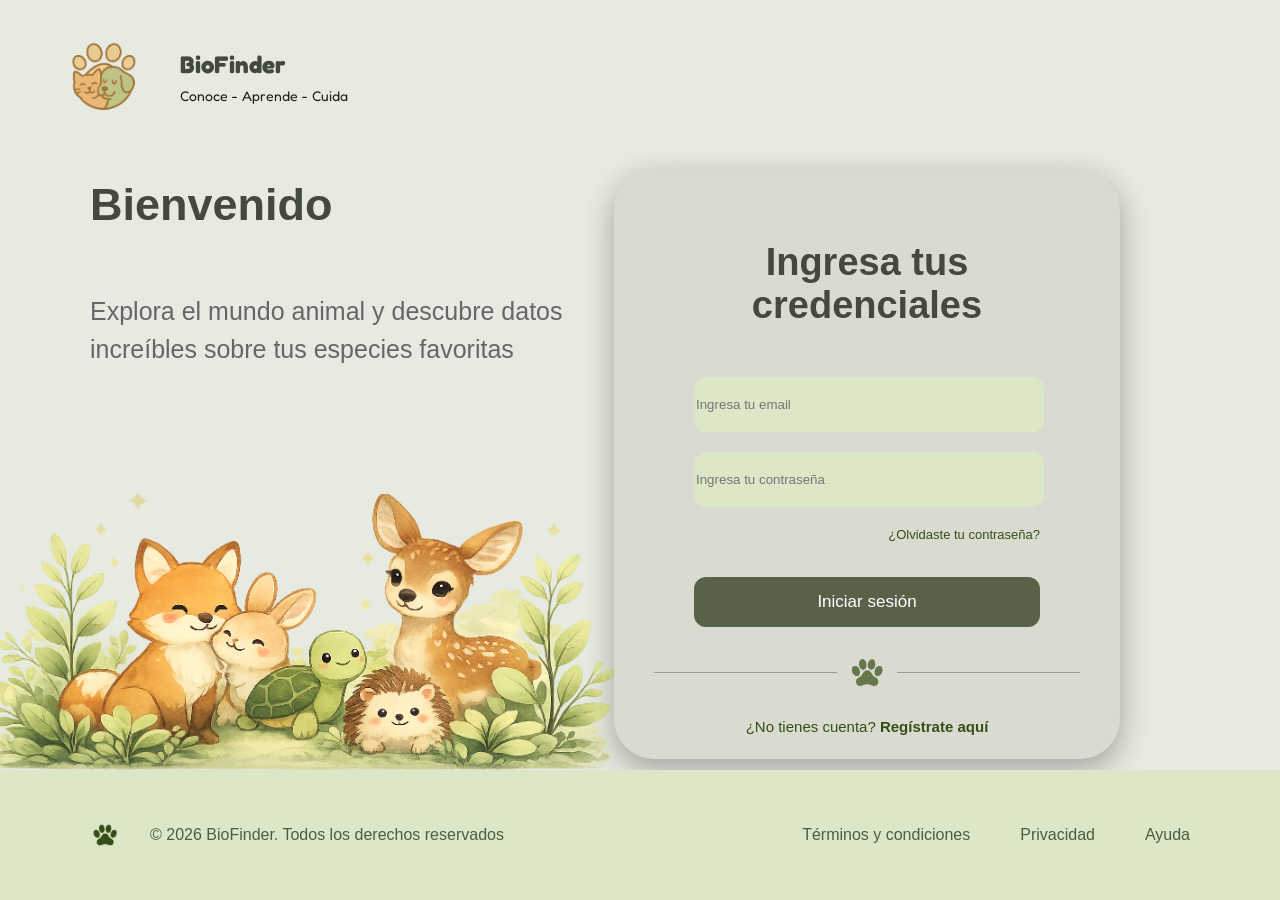
<file: BioFinderWeb/Index.html>
<!DOCTYPE html>
<html lang="es">

    <head>
        <meta charset="UTF-8">
        <meta name="viewport" content="width=device-width, initial-scale=1.0">
        <title>BioFinder</title>
        <link href="https://fonts.googleapis.com/css2?family=Fredoka:wght@400;600&family=Montserrat:wght@400;700&family=Nunito:wght@400;700&family=Open+Sans:wght@400;700&family=Poppins:wght@400;700&family=Quicksand:wght@400;700&display=swap" rel="stylesheet">
        <link rel="stylesheet" href="estilo.css">
    </head>
    
    <body>
        
        <header class="headerIndex">
            
            <div class="logoContainer">
                <img src="Multimedia/logo.png" alt="Logo BioFinder" class="logoImage">
            </div>

            <div class="appTitleHeader">
                <h1 class="appTitleHeader">BioFinder</h1>
                <span class="appSubtitleHeader">Conoce - Aprende - Cuida</span>
            </div>
        
        </header>

        <main class="bodyIndex">
            
            <section class="welcomeSection">
                <h1 class="welcomeTitle">Bienvenido</h1>
                <p class="welcomeSubtext">
                    Explora el mundo animal y descubre datos increíbles sobre tus especies favoritas
                </p>
                <div class="containerImageWelcomeSection">
                    <img src="Multimedia/animales.png" alt="Ilustración de animales" class="imageWelcomeSection">
                </div>
            </section>

        <section class="loginSection">
            <div class="cardIndex">
                <h2 class="loginTitle">Ingresa tus credenciales</h2>
                
                <form class="loginForm">
                    <input type="email" placeholder="Ingresa tu email" class="loginInput" id="logEmail">
                    <input type="password" placeholder="Ingresa tu contraseña" class="loginInput" id="logPassword">
                    <a href="#" class="forgotPassword">¿Olvidaste tu contraseña?</a>
                    
                    <button type="submit" id="loginButton">Iniciar sesión</button>
                </form>

                <div class="divider">
                    <hr>
                        <img src="Multimedia/Icons/footprint.png" alt="huella" class="dividerIcon">
                    <hr>
                </div>

                <div class="registerText">
                    <span>¿No tienes cuenta?</span>
                    <a href="Documentos/Registro.html" class="registerLink">Regístrate aquí</a>
                </div>
            </div>
        </section>
        </main>

        <footer class="footer">

            <div class="footerLeftSide">
                <img src="Multimedia/Icons/footprint.png" alt="Icono" class="footerIcon">
                <p>&copy; 2026 BioFinder. Todos los derechos reservados</p>
            </div>
            
            <div class="footerRightSide">
                <p>Términos y condiciones</p>
                <p>Privacidad</p>
                <p>Ayuda</p>
            </div>
        
        </footer>

        <script src="JavaScript/Login.js"></script>
    
    </body>

</html>
</file>
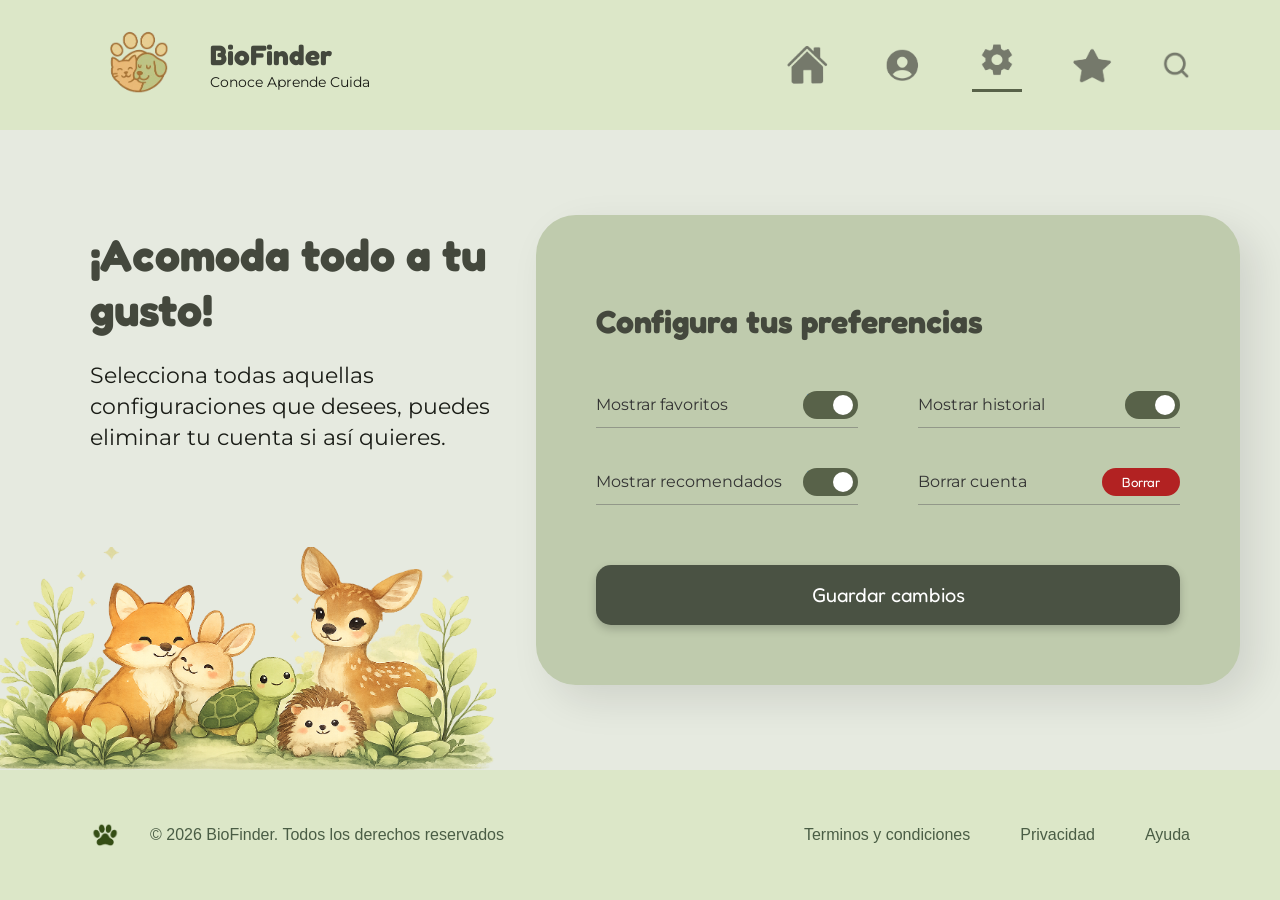
<file: BioFinderWeb/Documentos/Ajustes.html>
<!DOCTYPE html>
<html lang="es">
<head>
    <meta charset="UTF-8">
    <meta name="viewport" content="width=device-width, initial-scale=1.0">
    <title>BioFinder - Ajustes</title>
        <link href="https://fonts.googleapis.com/css2?family=Fredoka:wght@400;600&family=Montserrat:wght@400;700&family=Nunito:wght@400;700&family=Open+Sans:wght@400;700&family=Poppins:wght@400;700&family=Quicksand:wght@400;700&display=swap" rel="stylesheet">
    <link rel="stylesheet" href="../estilo.css">
</head>
<body>

    <header class="header1Navigation">
        
        <div class="header1SectionLogoTitle">
            <div class="header1LogoContainer">
                <img src="../Multimedia/logo.png" alt="Logo" class="header1LogoImage">
            </div>
            <div class="header1TextContainer">
                <h1 class="header1AppTitle">BioFinder</h1>
                <span class="header1AppSubtitle">Conoce Aprende Cuida</span>
            </div>
        </div>

        <nav class="header1SectionNav">
            <ul class="header1IconList">
                <li class="header1IconItem">
                    <a href="Home.html" class="header1IconLink">
                        <img src="../Multimedia/Icons/homeIcon.png" alt="Inicio" class="header1NavIcon">
                    </a>
                </li>
                <li class="header1IconItem">
                    <a href="Perfil.html" class="header1IconLink">
                        <img src="../Multimedia/Icons/perfil.png" alt="Perfil" class="header1NavIcon">
                    </a>
                </li>
                <li class="header1IconItem">
                    <a href="Ajustes.html" class="header1IconLink activePage1">
                        <img src="../Multimedia/Icons/settingsIcon.png" alt="Ajustes" class="header1NavIcon">
                    </a>
                </li>
                <li class="header1IconItem" id="navFavorites">
                    <a href="Favorites.html" class="header1IconLink">
                        <img src="../Multimedia/Icons/favoritesIcon.png" alt="Favoritos" class="header1NavIcon">
                    </a>
                </li>
                <li class="header1IconItemSearch" id="navHistorial">
                    <a href="Historial.html" class="header1IconLink">
                        <img src="../Multimedia/Icons/historialIcon.png" alt="Historial" class="header1NavIconSearch">
                    </a>
                </li>
            </ul>
        </nav>

    </header>

    <main class="SettingsContainer">
    <section class="welcomeSettingsSection">
        <div class="textSettingsBox">
            <h1 class="welcomeSettingsTitle">¡Acomoda todo a tu gusto!</h1>
            <p class="welcomeSettingsSubtext">
                Selecciona todas aquellas configuraciones que desees, puedes eliminar tu cuenta si así quieres.
            </p>
        </div>
        <div class="imageSettingsContainer">
            <img src="../Multimedia/animales.png" alt="Ilustración animales" class="imageSettingsWelcome">
        </div>
    </section>

    <section class="configSettingsSection">
        <div class="cardSettingsConfig">
            <h2 class="configSettingsTitle">Configura tus preferencias</h2>

            <div class="configSettingsOptionsGrid">
            <div class="configSettingsItem">
                <div class="configSettingsRow">
                    <span class="configSettingsLabel">Mostrar favoritos</span>
                    <label class="switchSettings">
                        <input type="checkbox" id="checkFavs"> 
                        <span class="sliderSettings"></span>
                    </label>
                </div>
                <div class="configSettingsUnderline"></div>
            </div>

            <div class="configSettingsItem">
                <div class="configSettingsRow">
                    <span class="configSettingsLabel">Mostrar historial</span>
                    <label class="switchSettings">
                        <input type="checkbox" id="checkHistorial">
                        <span class="sliderSettings"></span>
                    </label>
                </div>
                <div class="configSettingsUnderline"></div>
            </div>
                <div class="configSettingsItem">
                    <div class="configSettingsRow">
                        <span class="configSettingsLabel">Mostrar recomendados</span>
                        <label class="switchSettings">
                            <input type="checkbox" id="checkRecomendados">
                            <span class="sliderSettings"></span>
                        </label>
                    </div>
                    <div class="configSettingsUnderline"></div>
                </div>

                <div class="configSettingsItem">
                    <div class="configSettingsRow">
                        <span class="configSettingsLabel">Borrar cuenta</span>
                        <button class="buttonSettingsDelete">Borrar</button>
                    </div>
                    <div class="configSettingsUnderline"></div>
                </div>
            </div>

            <button class="buttonSettingsSave">Guardar cambios</button>
            </div>
        </section>
    </main>

    <footer class="footer">
        <div class="footerLeftSide">
            <img src="../Multimedia/Icons/footprint.png" alt="Icono" class="footerIcon">
            <p>&copy; 2026 BioFinder. Todos los derechos reservados</p>
        </div>
        <div class="footerRightSide">
            <p>Terminos y condiciones</p>
            <p>Privacidad</p>
            <p>Ayuda</p>
        </div>
    </footer>

    <script src="../JavaScript/Ajustes.js"></script>
    <script src="../JavaScript/Global.js"></script>
</body>
</html>
</file>
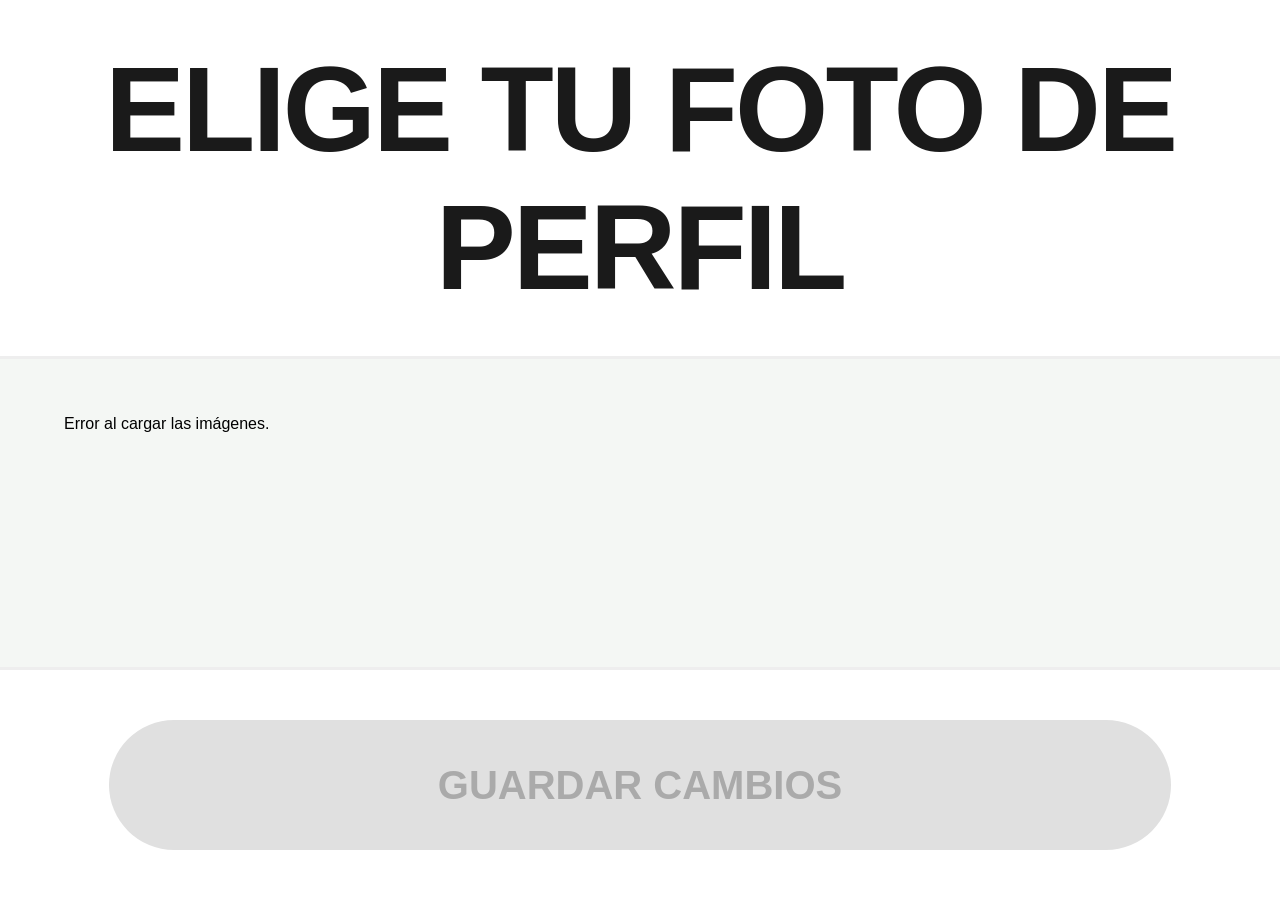
<file: BioFinderWeb/Documentos/CambiarFoto.html>
<!DOCTYPE html>
<html lang="es">
<head>
    <meta charset="UTF-8">
    <title>BioFinder - Elegir Foto</title>
    <link rel="stylesheet" href="../estilo.css">
</head>
<body class="bodyCambiarFoto">
    <div class="cajaFoto">
        <header class="headerFoto">
            <h1 class="tituloCambiarFoto">Elige tu foto de perfil</h1>
        </header>

        <main id="gridAnimalesCambiarFoto" class="gridCambiarFoto">
            <div class="loader" id="loader"></div>
        </main>

        <footer class="footerBotonCambiarFoto">
            <button id="botonCambiarFoto" class="botonGuardarFoto" disabled>
                GUARDAR CAMBIOS
            </button>
        </footer>
    </div>
    <script src="../JavaScript/CambiarFoto.js"></script>
</body>
</html>
</file>
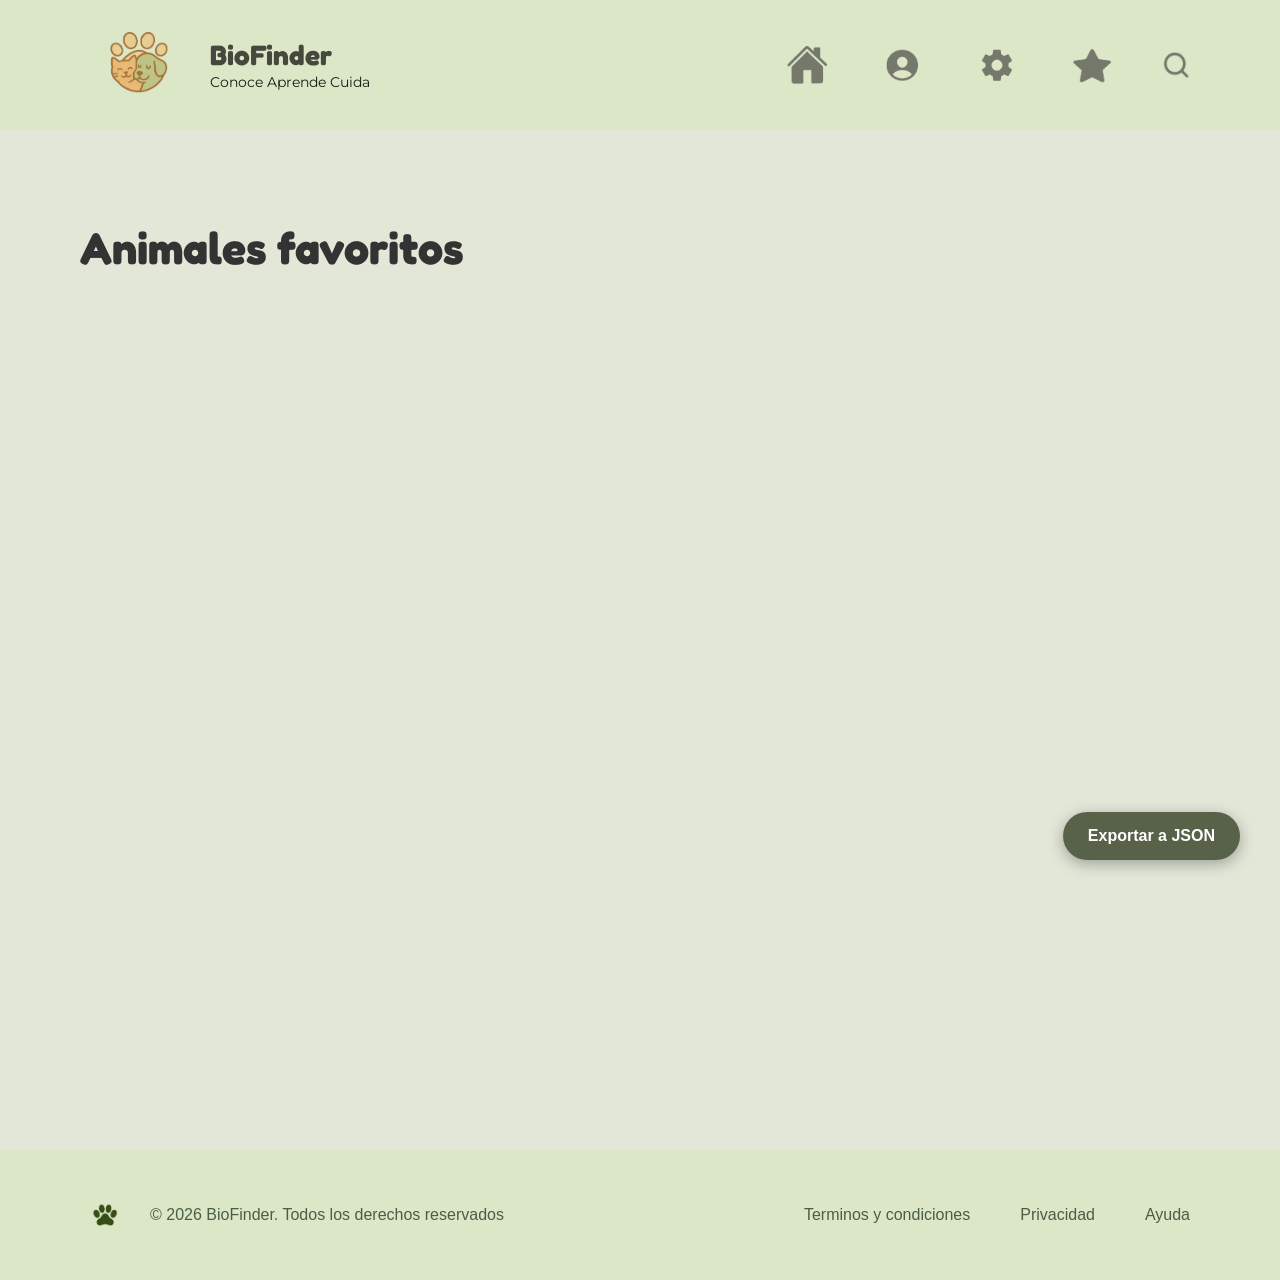
<file: BioFinderWeb/Documentos/Favorites.html>
<!DOCTYPE html>
<html lang="es">
<head>
    <meta charset="UTF-8">
    <meta name="viewport" content="width=device-width, initial-scale=1.0">
    <title>BioFinder - Favoritos</title>
        <link href="https://fonts.googleapis.com/css2?family=Fredoka:wght@400;600&family=Montserrat:wght@400;700&family=Nunito:wght@400;700&family=Open+Sans:wght@400;700&family=Poppins:wght@400;700&family=Quicksand:wght@400;700&display=swap" rel="stylesheet">
    <link rel="stylesheet" href="../estilo.css">
</head>
<body>

    <header class="header1Navigation">
        
        <div class="header1SectionLogoTitle">
            <div class="header1LogoContainer">
                <img src="../Multimedia/logo.png" alt="Logo" class="header1LogoImage">
            </div>
            <div class="header1TextContainer">
                <h1 class="header1AppTitle">BioFinder</h1>
                <span class="header1AppSubtitle">Conoce Aprende Cuida</span>
            </div>
        </div>

        <nav class="header1SectionNav">
            <ul class="header1IconList">
                <li class="header1IconItem">
                    <a href="Home.html" class="header1IconLink">
                        <img src="../Multimedia/Icons/homeIcon.png" alt="Inicio" class="header1NavIcon">
                    </a>
                </li>
                <li class="header1IconItem">
                    <a href="Perfil.html" class="header1IconLink">
                        <img src="../Multimedia/Icons/perfil.png" alt="Perfil" class="header1NavIcon">
                    </a>
                </li>
                <li class="header1IconItem">
                    <a href="Ajustes.html" class="header1IconLink">
                        <img src="../Multimedia/Icons/settingsIcon.png" alt="Ajustes" class="header1NavIcon">
                    </a>
                </li>
                <li class="header1IconItem activePage1">
                    <a href="Favorites.html" class="header1IconLink">
                        <img src="../Multimedia/Icons/favoritesIcon.png" alt="Favoritos" class="header1NavIcon">
                    </a>
                </li>
                <li class="header1IconItemSearch">
                    <a href="Historial.html" class="header1IconLink">
                        <img src="../Multimedia/Icons/historialIcon.png" alt="Historial" class="header1NavIconSearch">
                    </a>
                </li>
            </ul>
        </nav>

    </header>

    <main class="favoritosBox">
        <h1 class="favoritosTitle">Animales favoritos</h1>

        <section class="favoritosGrid" id="favoritesGrid">

        </section>

        <button id="btnExportarJSON" class="btnExportarFloating">
            Exportar a JSON 
        </button>
    </main>

    <footer class="footer">
        <div class="footerLeftSide">
            <img src="../Multimedia/Icons/footprint.png" alt="Icono" class="footerIcon">
            <p>&copy; 2026 BioFinder. Todos los derechos reservados</p>
        </div>
        <div class="footerRightSide">
            <p>Terminos y condiciones</p>
            <p>Privacidad</p>
            <p>Ayuda</p>
        </div>
    </footer>

    <script src="../JavaScript/Global.js"></script>
    <script src="../JavaScript/Favoritos.js"></script>

</body>
</html>
</file>
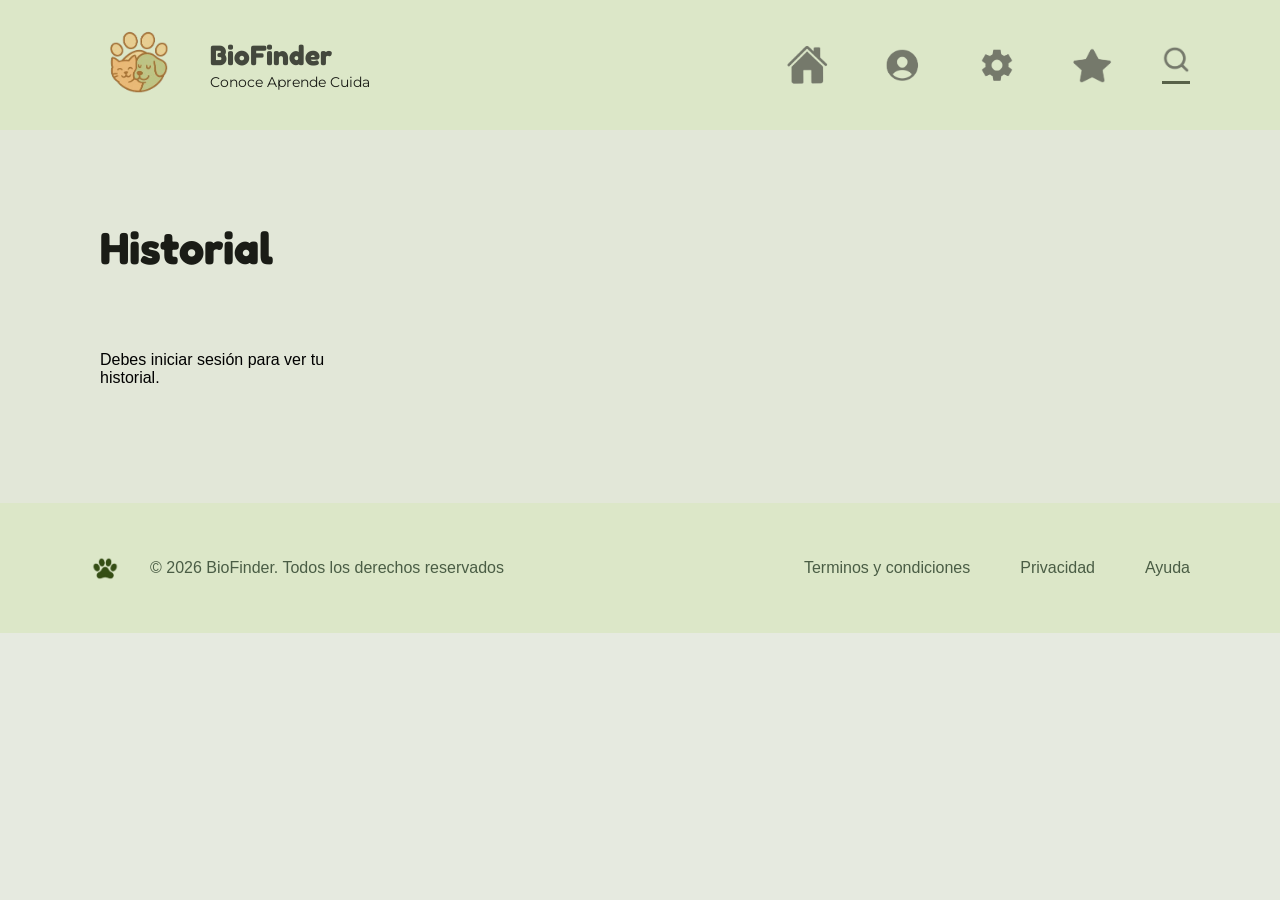
<file: BioFinderWeb/Documentos/Historial.html>
<!DOCTYPE html>
<html lang="es">
<head>
    <meta charset="UTF-8">
    <meta name="viewport" content="width=device-width, initial-scale=1.0">
    <title>BioFinder - Historial</title>
        <link href="https://fonts.googleapis.com/css2?family=Fredoka:wght@400;600&family=Montserrat:wght@400;700&family=Nunito:wght@400;700&family=Open+Sans:wght@400;700&family=Poppins:wght@400;700&family=Quicksand:wght@400;700&display=swap" rel="stylesheet">
    <link rel="stylesheet" href="../estilo.css">
</head>
<body>

    <header class="header1Navigation">
        
        <div class="header1SectionLogoTitle">
            <div class="header1LogoContainer">
                <img src="../Multimedia/logo.png" alt="Logo" class="header1LogoImage">
            </div>
            <div class="header1TextContainer">
                <h1 class="header1AppTitle">BioFinder</h1>
                <span class="header1AppSubtitle">Conoce Aprende Cuida</span>
            </div>
        </div>

        <nav class="header1SectionNav">
            <ul class="header1IconList">
                <li class="header1IconItem">
                    <a href="Home.html" class="header1IconLink">
                        <img src="../Multimedia/Icons/homeIcon.png" alt="Inicio" class="header1NavIcon">
                    </a>
                </li>
                <li class="header1IconItem">
                    <a href="Perfil.html" class="header1IconLink">
                        <img src="../Multimedia/Icons/perfil.png" alt="Perfil" class="header1NavIcon">
                    </a>
                </li>
                <li class="header1IconItem">
                    <a href="Ajustes.html" class="header1IconLink">
                        <img src="../Multimedia/Icons/settingsIcon.png" alt="Ajustes" class="header1NavIcon">
                    </a>
                </li>
                <li class="header1IconItem" id="navFavorites">
                    <a href="Favorites.html" class="header1IconLink">
                        <img src="../Multimedia/Icons/favoritesIcon.png" alt="Favoritos" class="header1NavIcon">
                    </a>
                </li>
                <li class="header1IconItemSearch" id="navHistorial">
                    <a href="Historial.html" class="header1IconLink activePage1">
                        <img src="../Multimedia/Icons/historialIcon.png" alt="Historial" class="header1NavIconSearch">
                    </a>
                </li>
            </ul>
        </nav>

    </header>

    <main class="historialContainer">
        <h1 class="historialTitle">Historial</h1>

            <div class="historialGallery">
            </div>
           
        </div>
    </main>

    <footer class="footer">
        <div class="footerLeftSide">
            <img src="../Multimedia/Icons/footprint.png" alt="Icono" class="footerIcon">
            <p>&copy; 2026 BioFinder. Todos los derechos reservados</p>
        </div>
        <div class="footerRightSide">
            <p>Terminos y condiciones</p>
            <p>Privacidad</p>
            <p>Ayuda</p>
        </div>
    </footer>

    <script src="../JavaScript/Historial.js"></script>
    <script src="../JavaScript/Global.js"></script>

</body>
</html>
</file>
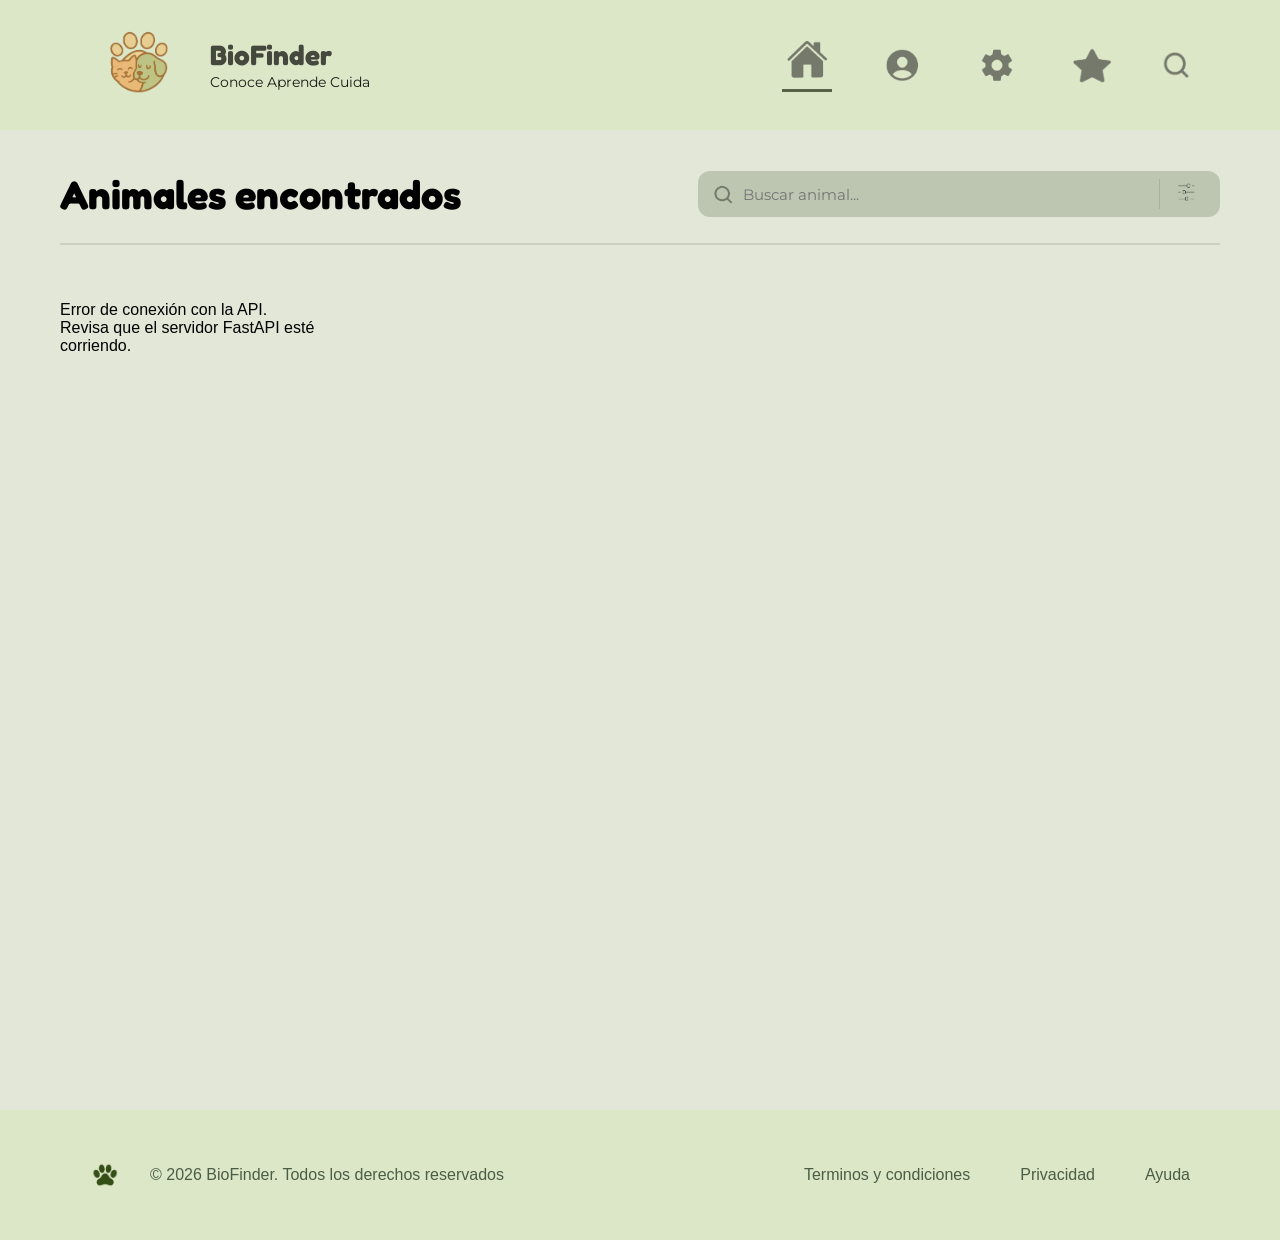
<file: BioFinderWeb/Documentos/Home.html>
<!DOCTYPE html>
<html lang="es">
<head>
    <meta charset="UTF-8">
    <meta name="viewport" content="width=device-width, initial-scale=1.0">
    <title>BioFinder - Home</title>
        <link href="https://fonts.googleapis.com/css2?family=Fredoka:wght@400;600&family=Montserrat:wght@400;700&family=Nunito:wght@400;700&family=Open+Sans:wght@400;700&family=Poppins:wght@400;700&family=Quicksand:wght@400;700&display=swap" rel="stylesheet">
    <link rel="stylesheet" href="../estilo.css">
    <meta name="referrer" content="no-referrer">
</head>
<body>

    <header class="header1Navigation">
        
        <div class="header1SectionLogoTitle">
            <div class="header1LogoContainer">
                <img src="../Multimedia/logo.png" alt="Logo" class="header1LogoImage">
            </div>
            <div class="header1TextContainer">
                <h1 class="header1AppTitle">BioFinder</h1>
                <span class="header1AppSubtitle">Conoce Aprende Cuida</span>
            </div>
        </div>

        <nav class="header1SectionNav">
            <ul class="header1IconList">
                <li class="header1IconItem">
                    <a href="Home.html" class="header1IconLink activePage1">
                        <img src="../Multimedia/Icons/homeIcon.png" alt="Inicio" class="header1NavIcon">
                    </a>
                </li>
                <li class="header1IconItem">
                    <a href="Perfil.html" class="header1IconLink">
                        <img src="../Multimedia/Icons/perfil.png" alt="Perfil" class="header1NavIcon">
                    </a>
                </li>
                <li class="header1IconItem">
                    <a href="Ajustes.html" class="header1IconLink">
                        <img src="../Multimedia/Icons/settingsIcon.png" alt="Ajustes" class="header1NavIcon">
                    </a>
                </li>
                <li class="header1IconItem" id="navFavorites">
                    <a href="Favorites.html" class="header1IconLink">
                        <img src="../Multimedia/Icons/favoritesIcon.png" alt="Favoritos" class="header1NavIcon">
                    </a>
                </li>
                <li class="header1IconItemSearch">
                    <a href="Historial.html" class="header1IconLink" id="navHistorial">
                        <img src="../Multimedia/Icons/historialIcon.png" alt="Historial" class="header1NavIconSearch">
                    </a>
                </li>
            </ul>
        </nav>

    </header>

<main class="historialBox">
    <section class="searchSection">
        <h1 class="recommendationTitle">Animales encontrados</h1>
        
        <div class="searchContainer">
            <div class="searchContainerHijo">
                <img src="../Multimedia/Icons/historialIcon.png" alt="Inicio" class="searchIcon">
                <input type="text" placeholder="Buscar animal..." class="searchInput">
                <button id="openFilters" class="filterButton">
                    <img src="../Multimedia/Icons/preferencesIcon.png" alt="Filtros">
                </button>
            </div>
        </div>
    </section>

    <hr class="separatorLine">

    <section class="animalsGrid" id="contenedorAnimales">

    </section>

    <aside class="prefSidebarRight" id="filterPanel">
        <div class="prefHeader">
            <h2 class="prefTitle">Preferencias</h2>
            <button id="closeFilters" class="buttonClose">×</button>
        </div>

        <div class="prefContent">
            <div class="prefSection">
                <h3 class="prefSubtitle">Tipo de Animal</h3>
                <div class="prefGridSpecies">
                    <label class="speciesItem"><input type="checkbox"><div class="speciesBox"><img src="../Multimedia/Especies/mamiferospng.png"><span>Mamíferos</span></div></label>
                    <label class="speciesItem"><input type="checkbox"><div class="speciesBox"><img src="../Multimedia/Especies/ave.png"><span>Aves</span></div></label>
                    <label class="speciesItem"><input type="checkbox"><div class="speciesBox"><img src="../Multimedia/Especies/peces.png"><span>Peces</span></div></label>
                    <label class="speciesItem"><input type="checkbox"><div class="speciesBox"><img src="../Multimedia/Especies/insectos.png"><span>Insectos</span></div></label>
                    <label class="speciesItem"><input type="checkbox"><div class="speciesBox"><img src="../Multimedia/Especies/reptiles.png"><span>Reptiles</span></div></label>
                    <label class="speciesItem"><input type="checkbox"><div class="speciesBox"><img src="../Multimedia/Especies/aracnido.png"><span>Arácnidos</span></div></label>
                    <label class="speciesItem"><input type="checkbox"><div class="speciesBox"><img src="../Multimedia/Especies/anfibio.png"><span>Anfibios</span></div></label>
                    <label class="speciesItem"><input type="checkbox"><div class="speciesBox"><img src="../Multimedia/Especies/moluscos.png"><span>Moluscos</span></div></label>
                </div>
            </div>

            <div class="prefSection">
                <h3 class="prefSubtitle">Reproducción</h3>
                <div class="prefRowReproduction">
                    <label class="reproductionItem">
                        <input type="checkbox" value="Vivíparos">
                        <span class="reproductionText">Vivíparos</span>
                    </label>
                    <label class="reproductionItem">
                        <input type="checkbox" value="Ovíparos">
                        <span class="reproductionText">Ovíparos</span>
                    </label>
                    <label class="reproductionItem">
                        <input type="checkbox" value="Ovovivíparos">
                        <span class="reproductionText">Ovovivíparos</span>
                    </label>
                </div>
            </div>

            <div class="prefSection">
                <h3 class="prefSubtitle">Alimentación</h3>
                <div class="prefGridAlim">
                    <label class="customCheck"><input type="checkbox"><span class="checkMark"></span> Herbívoro</label>
                    <label class="customCheck"><input type="checkbox"><span class="checkMark"></span> Carnívoro</label>
                    <label class="customCheck"><input type="checkbox"><span class="checkMark"></span> Omnívoro</label>
                    <label class="customCheck"><input type="checkbox"><span class="checkMark"></span> Detritívoro</label>
                    <label class="customCheck"><input type="checkbox"><span class="checkMark"></span> Parásito</label>
                    <label class="customCheck"><input type="checkbox"><span class="checkMark"></span> Frutívoro</label>
                    <label class="customCheck"><input type="checkbox"><span class="checkMark"></span> Insectívoro</label>
                    <label class="customCheck"><input type="checkbox"><span class="checkMark"></span> Carroñero</label>
                    <label class="customCheck"><input type="checkbox"><span class="checkMark"></span> Piscívoro</label>
                    <label class="customCheck"><input type="checkbox"><span class="checkMark"></span> Nectarívoro</label>
                </div>
            </div>

            <div class="prefFooter">
                <label class="extinctOption">
                    <span>¿Incluir especies extintas?</span>
                    <div class="switchExtinto">
                        <input type="checkbox" id="extinctSwitch">
                        <span class="customToggle"></span>
                    </div>
                </label>
                <button class="buttonApply" id="applyFilters">Aplicar Filtros</button>
            </div>
        </div>
    </aside>
</main>

    <script src="../JavaScript/Home.js"></script>

    <footer class="footer">
        <div class="footerLeftSide">
            <img src="../Multimedia/Icons/footprint.png" alt="Icono" class="footerIcon">
            <p>&copy; 2026 BioFinder. Todos los derechos reservados</p>
        </div>
        <div class="footerRightSide">
            <p>Terminos y condiciones</p>
            <p>Privacidad</p>
            <p>Ayuda</p>
        </div>
    </footer>

    <script src="../JavaScript/Global.js"></script>

    <div id="modalBorrar" class="modal-confirmacion">
        <div class="modal-content">
            <p>¿Estás seguro de que quieres borrarlo?</p>
            <div class="modal-buttons">
                <button id="confirmarBorrar" class="btn-si">Sí</button>
                <button id="cancelarBorrar" class="btn-no">No</button>
            </div>
        </div>
    </div>
</body>
</html>
</file>
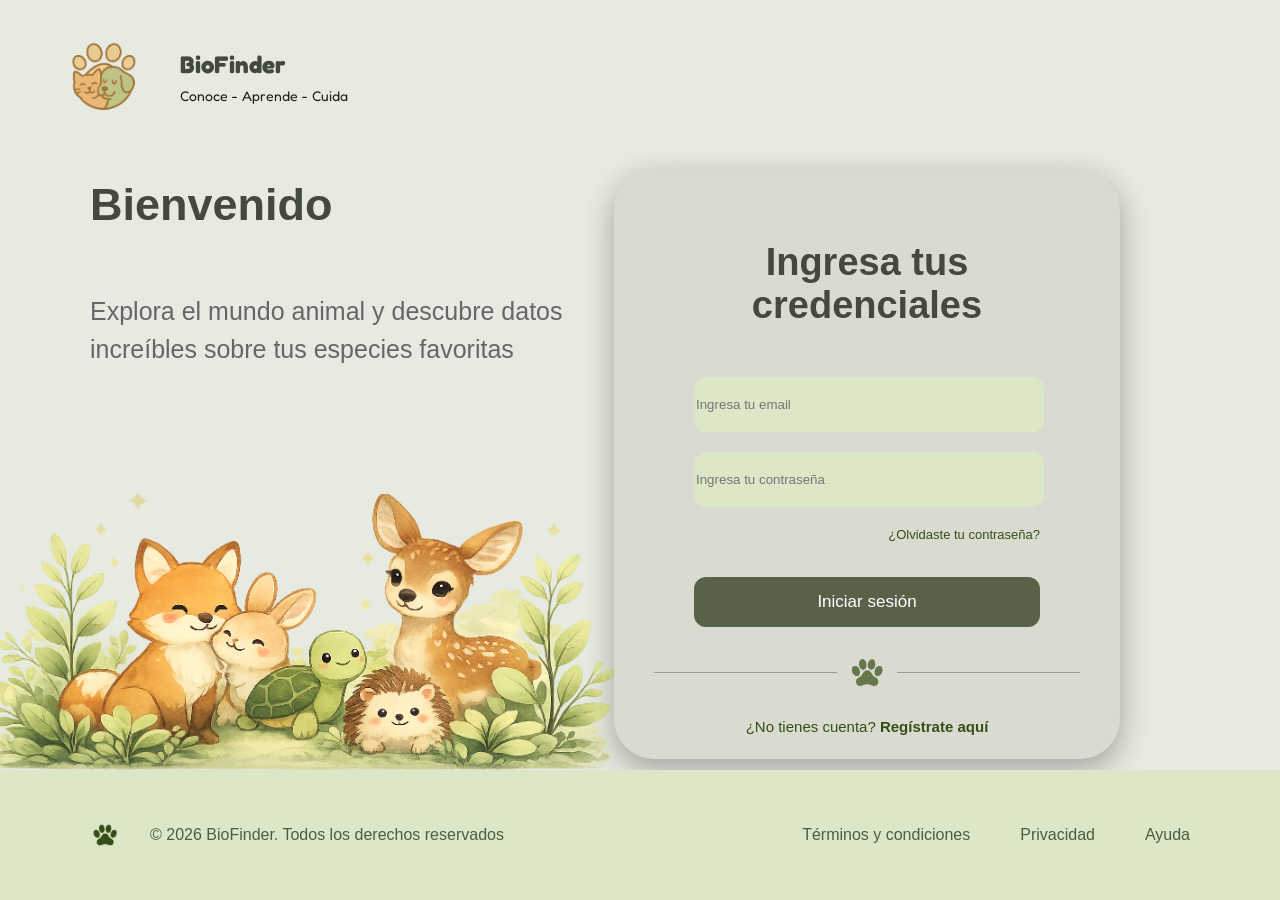
<file: BioFinderWeb/Documentos/Modificar.html>
<!DOCTYPE html>
<html lang="es">
<head>
    <meta charset="UTF-8">
    <meta name="viewport" content="width=device-width, initial-scale=1.0">
    <title>BioFinder - Información</title>
    <link href="https://fonts.googleapis.com/css2?family=Fredoka:wght@400;600&family=Montserrat:wght@400;700&family=Nunito:wght@400;700&family=Open+Sans:wght@400;700&family=Poppins:wght@400;700&family=Quicksand:wght@400;700&family=Roboto:wght@400;700&display=swap" rel="stylesheet">
    <link rel="stylesheet" href="../estilo.css">
</head>
<body>

    <header class="headerIndex">
        <div class="logoContainer">
            <img src="../Multimedia/logo.png" alt="Logo BioFinder" class="logoImage">
        </div>
        <div class="textContainerHeader">
            <h1 class="appTitleHeader">BioFinder</h1>
            <span class="appSubtitleHeader">Conoce - Aprende - Cuida</span>
        </div>
    </header>

<main class="bodyIndex">
    <section class="welcomeSection">
        <h1 class="welcomeTitle">Cambiar información</h1>
        <p class="welcomeSubtext">
            Cambia la información de tu cuenta que desees
        </p>
        <div class="containerImageWelcomeSection">
            <img src="../Multimedia/animales.png" alt="Ilustración de animales" class="imageWelcomeSection">
        </div>
    </section>

    <section class="loginSection">
        <div class="cardIndex registerCard">
            <h2 class="loginTitle">Modificar información</h2>
            
            <form class="loginForm">
                <div class="inputsRegister">
                    <div class="column">
                        <div class="inputAndIconRegistro">
                            <img src="../Multimedia/Icons/userIcon.png" alt="icon" class="inputIcon">
                            <input type="text" placeholder="Nombre completo" class="loginInput" id="regNombre">
                        </div>
                        <div class="inputAndIconRegistro">
                            <img src="../Multimedia/Icons/fechaIcon.png" alt="icon" class="inputIcon">
                            <input type="date" placeholder="Fecha de nacimiento" class="loginInput" id="regFecha">
                        </div>
                        <div class="inputAndIconRegistro">
                            <img src="../Multimedia/Icons/locationIcon.png" alt="icon" class="inputIcon">
                            <input type="text" placeholder="Ciudad" class="loginInput" id="regCiudad">
                        </div>
                    </div>

                    <div class="column">
                        <div class="inputAndIconRegistro">
                            <img src="../Multimedia/Icons/emaiIcon.png" alt="icon" class="inputIcon">
                            <input type="email" placeholder="Ingresa tu email" class="loginInput" id="regEmail">
                        </div>
                        <div class="inputAndIconRegistro">
                            <img src="../Multimedia/Icons/passwordIcon.png" alt="icon" class="inputIcon">
                            <input type="password" placeholder="Ingresa tu contraseña" class="loginInput" id="regPassword">
                        </div>
                    </div>
                </div>

                <div class="securityInfoBox">
                    <img src="../Multimedia/Icons/shieldIcon.png" alt="shield" class="securityIcon">
                    <p>Tu información personal está segura con nosotros. No la compartiremos con terceros.</p>
                    <img src="../Multimedia/Icons/passwordIcon.png" alt="check" class="securityIcon">
                </div>

                <button type="submit" id="createAccountButton">Crear cuenta</button>
            </form>
        </div>
    </section>
</main>

    <footer class="footer">
        <div class="footerLeftSide">
            <img src="../Multimedia/Icons/footprint.png" alt="Icono" class="footerIcon">
            <p>&copy; 2026 BioFinder. Todos los derechos reservados</p>
        </div>
        
        <div class="footerRightSide">
            <p>Términos y condiciones</p>
            <p>Privacidad</p>
            <p>Ayuda</p>
        </div>
    </footer>

    <script src="../JavaScript/Modificar.js"></script>

</body>
</html>
</file>
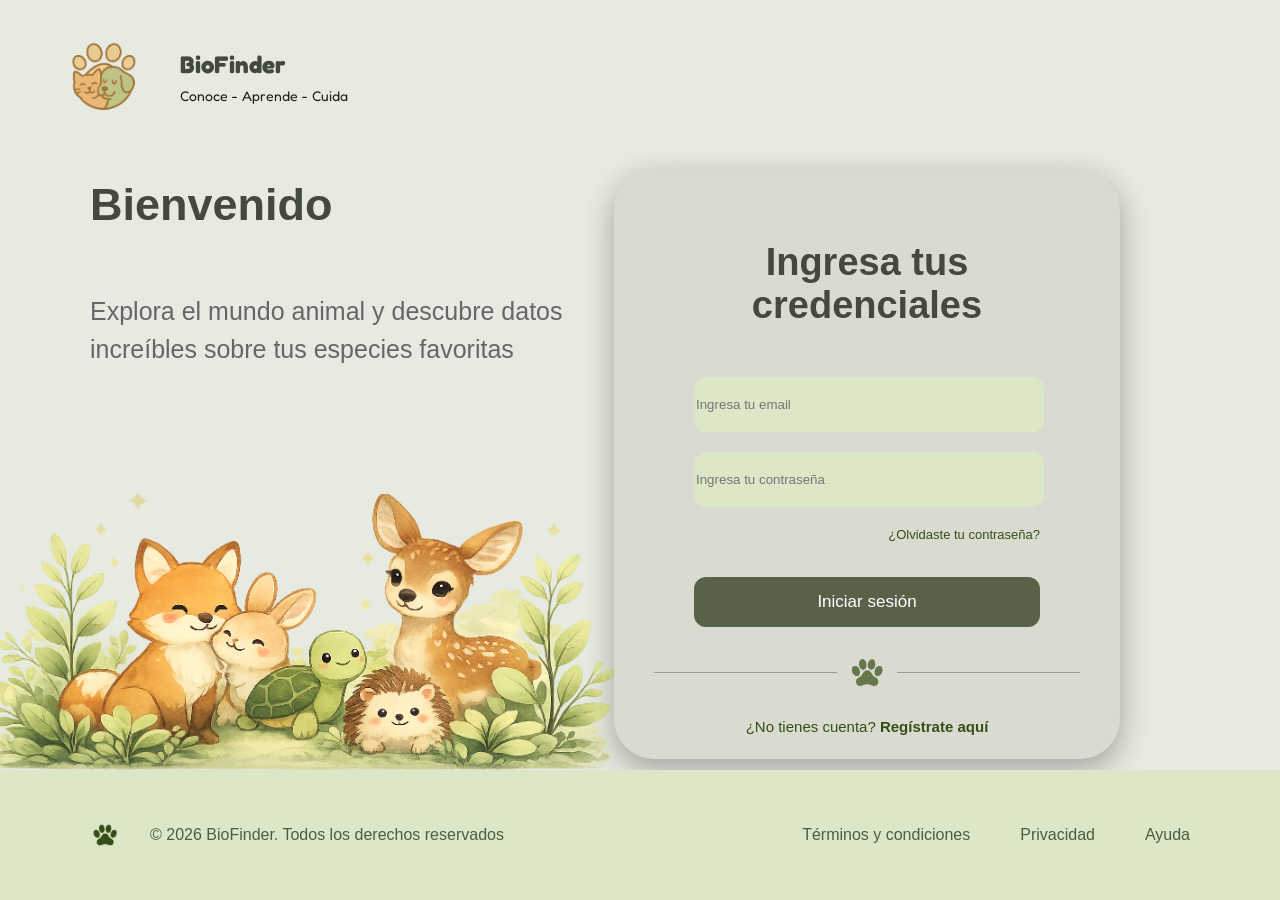
<file: BioFinderWeb/Documentos/Perfil.html>
<!DOCTYPE html>
<html lang="es">
<head>
    <meta charset="UTF-8">
    <meta name="viewport" content="width=device-width, initial-scale=1.0">
    <title>BioFinder - Perfil</title>
        <link href="https://fonts.googleapis.com/css2?family=Fredoka:wght@400;600&family=Montserrat:wght@400;700&family=Nunito:wght@400;700&family=Open+Sans:wght@400;700&family=Poppins:wght@400;700&family=Quicksand:wght@400;700&display=swap" rel="stylesheet">
    <link rel="stylesheet" href="../estilo.css">
</head>
<body>

    <header class="header1Navigation">
        
        <div class="header1SectionLogoTitle">
            <div class="header1LogoContainer">
                <img src="../Multimedia/logo.png" alt="Logo" class="header1LogoImage">
            </div>
            <div class="header1TextContainer">
                <h1 class="header1AppTitle">BioFinder</h1>
                <span class="header1AppSubtitle">Conoce Aprende Cuida</span>
            </div>
        </div>

        <nav class="header1SectionNav">
            <ul class="header1IconList">
                <li class="header1IconItem">
                    <a href="Home.html" class="header1IconLink">
                        <img src="../Multimedia/Icons/homeIcon.png" alt="Inicio" class="header1NavIcon">
                    </a>
                </li>
                <li class="header1IconItem">
                    <a href="Perfil.html" class="header1IconLink activePage1">
                        <img src="../Multimedia/Icons/perfil.png" alt="Perfil" class="header1NavIcon">
                    </a>
                </li>
                <li class="header1IconItem">
                    <a href="Ajustes.html" class="header1IconLink">
                        <img src="../Multimedia/Icons/settingsIcon.png" alt="Ajustes" class="header1NavIcon">
                    </a>
                </li>
                <li class="header1IconItem" id="navFavorites">
                    <a href="Favorites.html" class="header1IconLink">
                        <img src="../Multimedia/Icons/favoritesIcon.png" alt="Favoritos" class="header1NavIcon">
                    </a>
                </li>
                <li class="header1IconItemSearch">
                    <a href="Historial.html" class="header1IconLink" id="navHistorial">
                        <img src="../Multimedia/Icons/historialIcon.png" alt="Historial" class="header1NavIconSearch">
                    </a>
                </li>
            </ul>
        </nav>

    </header>

    <main class="principalContainerPerfil">
        <section class="welcome1Section">
            <div class="text1Top">
                <h1 class="welcome1Title">¡Mira toda tu información!</h1>
                <p class="welcome1Subtext">
                    Aquí tienes varios detalles sobre tu perfil, si lo deseas puedes cambiar cualquier dato cuando lo necesites.
                </p>
            </div>
            <div class="image1Container">
                <img src="../Multimedia/animales.png" alt="Ilustración animales" class="image1Welcome">
            </div>
        </section>

<section class="perfilSection">
    <div class="cardPerfil">
        
        <div class="perfilHeaderBox">
            <div class="perfilInfoBox">
                <div class="perfilCircle">
                    <img src="../Multimedia/susana.png" alt="Foto de perfil" class="perfilAvatar" id="perfilAvatarImg">
                </div>
                <h2 class="perfilUserName" id="perfilNombre">Cargando...</h2>
                <a href="CambiarFoto.html" style="text-decoration: none;">
                    <button class="perfilEditButton">Editar</button>
                </a>
            </div>
        </div>

        <div class="perfilSettingsBox">
            <div class="perfilColumn">
                <div class="perfilOptionItem">
                    <img src="../Multimedia/Icons/fechaIcon.png" alt="icon" class="perfilOptionIcon">
                    <span id="perfilFecha">--/--/----</span>
                </div>
                <div class="perfilOptionItem">
                    <img src="../Multimedia/Icons/locationIcon.png" alt="icon" class="perfilOptionIcon">
                    <span id="perfilCP">Ciudad</span>
                </div>
                <div class="perfilOptionItem">
                    <img src="../Multimedia/Icons/emaiIcon.png" alt="icon" class="perfilOptionIcon">
                    <span id="perfilEmail">email@ejemplo.com</span>
                </div>
            </div>

            <div class="perfilDivisor"></div>

            <div class="perfilColumn">
                <div class="perfilOptionItem">
                    <img src="../Multimedia/Icons/webIcon.png" alt="icon" class="perfilOptionIcon">
                    <span>Acceso web</span>
                </div>
                <div class="perfilOptionItem" id="btnCambiarInfo" style="cursor: pointer;">
                    <img src="../Multimedia/Icons/settingsIcon.png" alt="icon" class="perfilOptionIcon">
                    <span>Cambiar información</span>
                </div>
                <div class="perfilOptionItem">
                    <img src="../Multimedia/Icons/exitIcon.png" alt="icon" class="perfilOptionIcon">
                    <span><a href="../Index.html" class="SalirLink">Salir</a></span>
                </div>
            </div>
        </div>
    </div>
</section>
    </main>

    <footer class="footer">
        <div class="footerLeftSide">
            <img src="../Multimedia/Icons/footprint.png" alt="Icono" class="footerIcon">
            <p>&copy; 2026 BioFinder. Todos los derechos reservados</p>
        </div>
        <div class="footerRightSide">
            <p>Terminos y condiciones</p>
            <p>Privacidad</p>
            <p>Ayuda</p>
        </div>
    </footer>

    <script src="../JavaScript/Perfil.js"></script>
    <script src="../JavaScript/Global.js"></script>

</body>
</html>
</file>
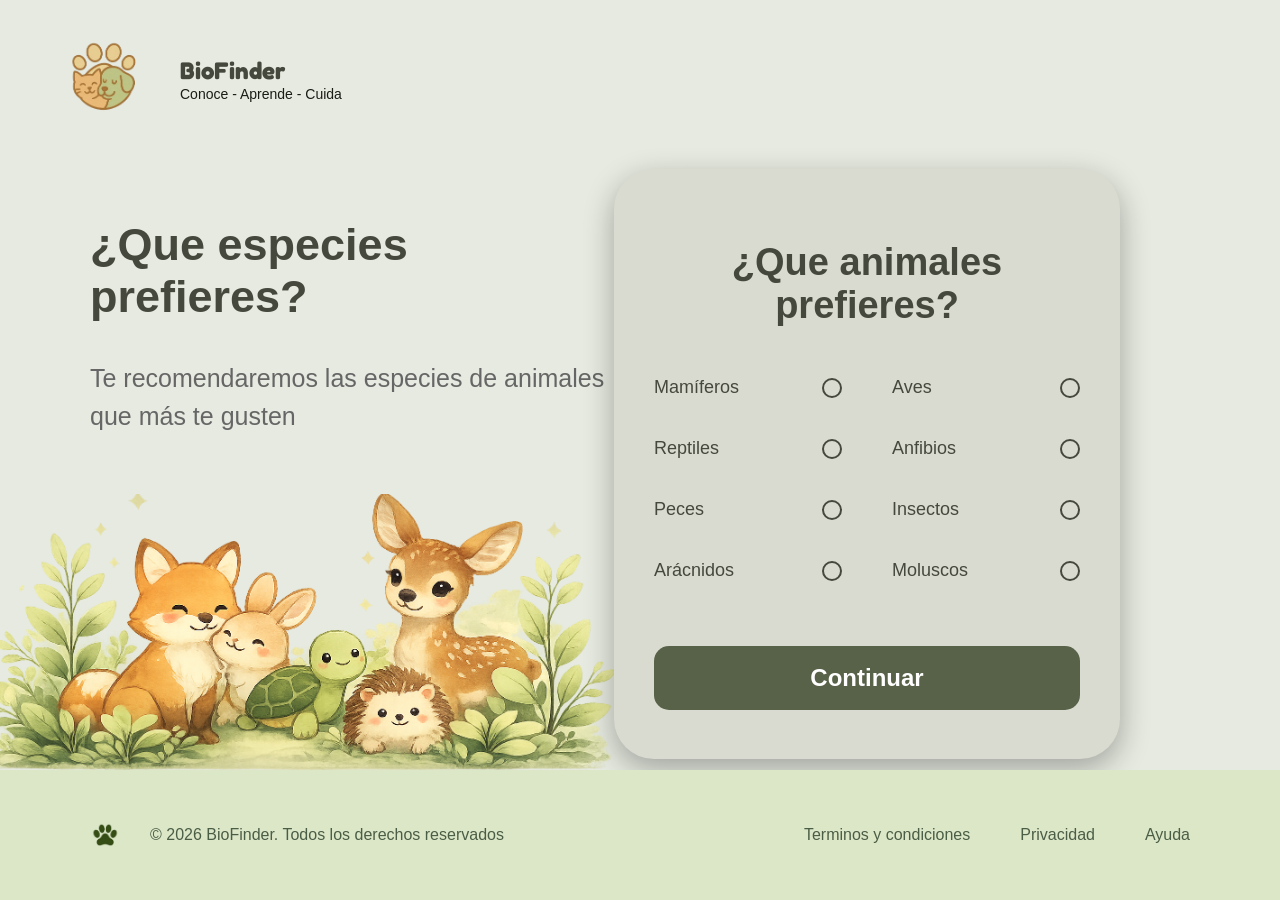
<file: BioFinderWeb/Documentos/Preferencias.html>
<!DOCTYPE html>
<html lang="es">
<head>
    <meta charset="UTF-8">
    <meta name="viewport" content="width=device-width, initial-scale=1.0">
    <title>BioFinder - Preferencias</title>
        <link href="https://fonts.googleapis.com/css2?family=Fredoka:wght@400;600&family=Montserrat:wght@400;700&family=Nunito:wght@400;700&family=Open+Sans:wght@400;700&family=Poppins:wght@400;700&family=Quicksand:wght@400;700&display=swap" rel="stylesheet">
    <link rel="stylesheet" href="../estilo.css">
</head>
<body>

    <header class="headerIndex">
        <div class="logoContainer">
            <img src="../Multimedia/logo.png" alt="Logo BioFinder" class="logoImage">
        </div>
        <div class="textContainerHeader">
            <h1 class="appTitleHeader">BioFinder</h1>
            <span class="appSubtitleHeader">Conoce - Aprende - Cuida</span>
        </div>
    </header>

    <main class="bodyPreferencesContainer">
        <section class="welcomeSection">
            <div class="allTextPreferences">
                <h1 class="welcomeTitle">¿Que especies prefieres?</h1>
                <p class="welcomeSubtext">Te recomendaremos las especies de animales que más te gusten</p>
            </div>
            
            <div class="containerImageWelcomeSection">
                <img src="../Multimedia/animales.png" alt="Animales" class="imageWelcomeSection">
            </div>
        </section>

        <section class="loginSection">
            <div class="cardIndex preferencesCard">
                <h2 class="loginTitle">¿Que animales prefieres?</h2>
                <form class="preferencesForm">
                    <div class="optionsPreferences">

                        <div class="optionsEspecie">
                            <label for="mamiferos">Mamíferos</label>
                            <input type="radio" id="mamiferos" name="especie" value="mamiferos">
                        </div>
                        <div class="optionsEspecie">
                            <label for="aves">Aves</label>
                            <input type="radio" id="aves" name="especie" value="aves">
                        </div>
                        <div class="optionsEspecie">
                            <label for="reptiles">Reptiles</label>
                            <input type="radio" id="reptiles" name="especie" value="reptiles">
                        </div>
                        <div class="optionsEspecie">
                            <label for="anfibios">Anfibios</label>
                            <input type="radio" id="anfibios" name="especie" value="anfibios">
                        </div>

                        <div class="optionsEspecie">
                            <label for="peces">Peces</label>
                            <input type="radio" id="peces" name="especie" value="peces">
                        </div>
                        <div class="optionsEspecie">
                            <label for="insectos">Insectos</label>
                            <input type="radio" id="insectos" name="especie" value="insectos">
                        </div>
                        <div class="optionsEspecie">
                            <label for="aracnidos">Arácnidos</label>
                            <input type="radio" id="aracnidos" name="especie" value="aracnidos">
                        </div>
                        <div class="optionsEspecie">
                            <label for="moluscos">Moluscos</label>
                            <input type="radio" id="moluscos" name="especie" value="moluscos">
                        </div>

                    </div>

                    <button type="submit" id="continueButtonPreferences">Continuar</button>
                </form>
            </div>
        </section>
    </main>

    <footer class="footer">
        <div class="footerLeftSide">
            <img src="../Multimedia/Icons/footprint.png" alt="Icono" class="footerIcon">
            <p>&copy; 2026 BioFinder. Todos los derechos reservados</p>
        </div>
        <div class="footerRightSide">
            <p>Terminos y condiciones</p>
            <p>Privacidad</p>
            <p>Ayuda</p>
        </div>
    </footer>

    <script src="../JavaScript/Preferencias.js"></script>

</body>
</html>
</file>
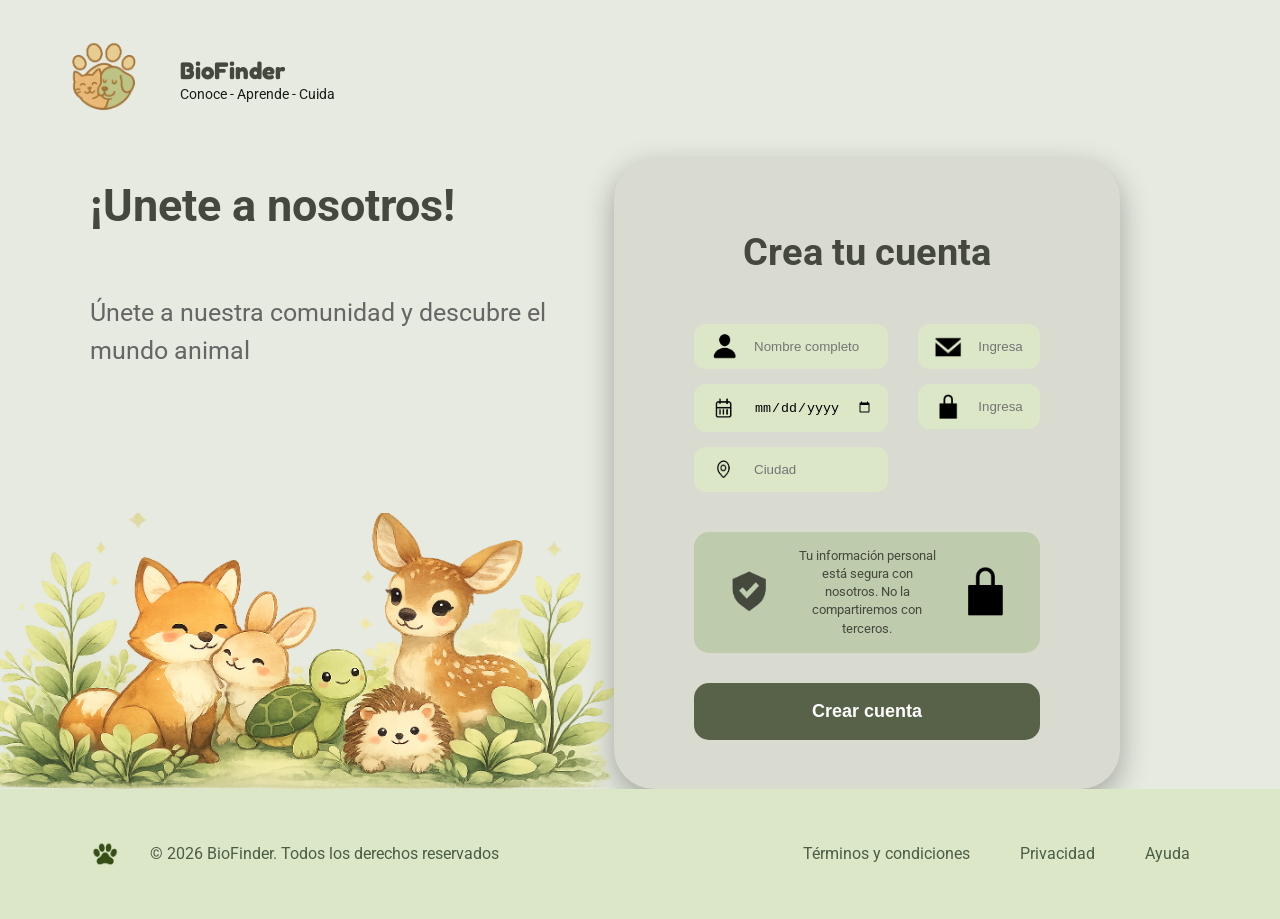
<file: BioFinderWeb/Documentos/Registro.html>
<!DOCTYPE html>
<html lang="es">
<head>
    <meta charset="UTF-8">
    <meta name="viewport" content="width=device-width, initial-scale=1.0">
    <title>BioFinder - Registro</title>
    <link href="https://fonts.googleapis.com/css2?family=Fredoka:wght@400;600&family=Montserrat:wght@400;700&family=Nunito:wght@400;700&family=Open+Sans:wght@400;700&family=Poppins:wght@400;700&family=Quicksand:wght@400;700&family=Roboto:wght@400;700&display=swap" rel="stylesheet">
    <link rel="stylesheet" href="../estilo.css">
</head>
<body>

    <header class="headerIndex">
        <div class="logoContainer">
            <img src="../Multimedia/logo.png" alt="Logo BioFinder" class="logoImage">
        </div>
        <div class="textContainerHeader">
            <h1 class="appTitleHeader">BioFinder</h1>
            <span class="appSubtitleHeader">Conoce - Aprende - Cuida</span>
        </div>
    </header>

<main class="bodyIndex">
    <section class="welcomeSection">
        <h1 class="welcomeTitle">¡Unete a nosotros!</h1>
        <p class="welcomeSubtext">
            Únete a nuestra comunidad y descubre el mundo animal
        </p>
        <div class="containerImageWelcomeSection">
            <img src="../Multimedia/animales.png" alt="Ilustración de animales" class="imageWelcomeSection">
        </div>
    </section>

    <section class="loginSection">
        <div class="cardIndex registerCard">
            <h2 class="loginTitle">Crea tu cuenta</h2>
            
            <form class="loginForm">
                <div class="inputsRegister">
                    <div class="column">
                        <div class="inputAndIconRegistro">
                            <img src="../Multimedia/Icons/userIcon.png" alt="icon" class="inputIcon">
                            <input type="text" placeholder="Nombre completo" class="loginInput" id="regNombre">
                        </div>
                        <div class="inputAndIconRegistro">
                            <img src="../Multimedia/Icons/fechaIcon.png" alt="icon" class="inputIcon">
                            <input type="date" placeholder="Fecha de nacimiento" class="loginInput" id="regFecha">
                        </div>
                        <div class="inputAndIconRegistro">
                            <img src="../Multimedia/Icons/locationIcon.png" alt="icon" class="inputIcon">
                            <input type="text" placeholder="Ciudad" class="loginInput" id="regCiudad">
                        </div>
                    </div>

                    <div class="column">
                        <div class="inputAndIconRegistro">
                            <img src="../Multimedia/Icons/emaiIcon.png" alt="icon" class="inputIcon">
                            <input type="email" placeholder="Ingresa tu email" class="loginInput" id="regEmail">
                        </div>
                        <div class="inputAndIconRegistro">
                            <img src="../Multimedia/Icons/passwordIcon.png" alt="icon" class="inputIcon">
                            <input type="password" placeholder="Ingresa tu contraseña" class="loginInput" id="regPassword">
                        </div>
                    </div>
                </div>

                <div class="securityInfoBox">
                    <img src="../Multimedia/Icons/shieldIcon.png" alt="shield" class="securityIcon">
                    <p>Tu información personal está segura con nosotros. No la compartiremos con terceros.</p>
                    <img src="../Multimedia/Icons/passwordIcon.png" alt="check" class="securityIcon">
                </div>

                <button type="submit" id="createAccountButton">Crear cuenta</button>
            </form>
        </div>
    </section>
</main>

    <footer class="footer">
        <div class="footerLeftSide">
            <img src="../Multimedia/Icons/footprint.png" alt="Icono" class="footerIcon">
            <p>&copy; 2026 BioFinder. Todos los derechos reservados</p>
        </div>
        
        <div class="footerRightSide">
            <p>Términos y condiciones</p>
            <p>Privacidad</p>
            <p>Ayuda</p>
        </div>
    </footer>

        <script src="../JavaScript/Registro.js"></script>

</body>
</html>
</file>
<file: BioFinderWeb/estilo.css>
/* 1. Montserrat: Moderna y profesional (Muy parecida a tu diseño) */
    /* font-family: 'Montserrat', sans-serif; */

    /* 2. Quicksand: Redondeada y muy amigable (Ideal para apps de animales) */
    /* font-family: 'Quicksand', sans-serif; */

    /* 3. Nunito: Equilibrada y suave (Efecto "App móvil" moderna) */
    /* font-family: 'Nunito', sans-serif; */

    /* 4. Poppins: La favorita de los diseñadores actuales (Muy limpia) */
    /* font-family: 'Poppins', sans-serif; */

    /* 5. Open Sans: La más legible y estándar del mundo web */
    /* font-family: 'Open Sans', sans-serif; */

    /* 6. Fredoka: Orgánica y juguetona (Perfecta para naturaleza) */
    /* font-family: 'Fredoka', sans-serif; */

body{
    font-family: 'Roboto', sans-serif;
    margin: 0;
    padding: 0;
    font-weight: 400;
    background-color: #E6EAE0;
    min-height: 100vh;
    display: flex;
    flex-direction: column;
}

/* || HEADER || */

.headerIndex {
    padding: 20px 50px; 
    display: flex; 
    align-items: center; 
}

.logoContainer {
    margin-right: 20px; 
}

.logoImage {
    width: 110px; 
    height: auto; 
}

.textContainerHeader {
    display: flex;
    flex-direction: column; 
}

.appTitleHeader {
    font-family: 'Fredoka', sans-serif;
    margin: 0;
    font-size: 24px; 
    font-weight: bold;
    color: #44483D; 
    line-height: 1.2; 
}

.appSubtitleHeader {
    margin: 0; 
    font-size: 14px; 
    color: #1A1C16; 
    font-weight: normal;
}

/* || FOOTER ||*/

.footer {
    background-color: #DCE7C8; 
    padding: 15px 90px;
    display: flex;
    justify-content: space-between; 
    align-items: center;
    width: 100%;
    height: 130px;
    box-sizing: border-box; 
}

.footerLeftSide {
    display: flex;
    align-items: center;
    gap: 30px;
    color: #4A5D45; 
    font-size: 16px;
}

.footerIcon {
    width: 30px; 
    height: auto;
}

.footerRightSide {
    display: flex;
    gap: 50px; 
    color: #4A5D45;
    font-size: 16px;
}

/* BODY DE LA PAGINA DE INICIO  */
.bodyIndex {
    display: flex;
    justify-content: space-between;
    align-items: stretch;
    padding: 0; 
    flex: 1;
}

/* PARTE DE LA IZQUIERDA */
.welcomeSection {
    display: flex;
    flex-direction: column;
    width: 50%;
}

.welcomeTitle {
    font-size: 45px;
    color: #44483D;
    padding-left: 90px; 
    margin-top: 20px;   
}

.welcomeSubtext {
    font-size: 25px;
    color: #666;
    line-height: 1.5;
    margin-bottom: 30px;
    padding-left: 90px; 
    max-width: 600px;
}

.imageWelcomeSection {
    max-width: 930px; 
    height: auto;
    display: block;
}

.containerImageWelcomeSection {
    width: 100%;
    margin-top: auto;
    display: flex;
    justify-content: flex-start; 
}

/* || PARTE DE LA DERECHA (EL CARD) || */
.cardIndex {
    background-color: #DADBD0;
    padding: 40px;
    border-radius: 40px; 
    box-shadow: 0 10px 30px rgba(0,0,0,0.3);
    width: 550px;
    height: 510px;
    text-align: center;
    margin-right: 70px;
}

.loginTitle {
    font-size: 38px;
    color: #44483D;
    margin-bottom: 50px;
}

.loginForm{
    margin-left: 40px;
    margin-right: 40px;
}

.loginInput {
    width: 100%;
    padding-bottom: 20px;
    padding-top: 20px;
    margin-bottom: 20px;
    border: none;
    border-radius: 12px;
    background-color: #DCE7C8; 
}

.forgotPassword {
    display: block;
    text-align: right;
    font-size: 13px;
    color: #354E16;
    text-decoration: none;
    margin-bottom: 35px;
}

.loginSection {
    flex: 1;
    display: flex;
    justify-content: center;
    align-items: center;
}

#loginButton {
    width: 100%;
    padding: 15px;
    background-color: #586249; 
    color: white;
    border: none;
    border-radius: 12px;
    font-size: 17px;
    cursor: pointer;
    transition: background 0.3s;
}

#loginButton:hover {
    background-color: #4A5243;
}

.divider {
    display: flex;
    align-items: center;
    justify-content: center;
    margin: 30px 0;
    gap: 10px;
}

.divider hr {
    flex-grow: 1;
    border: 0;
    border-top: 1px solid #999;
}

.dividerIcon {
    width: 40px;
    opacity: 0.7;
}

.registerText {
    font-size: 15px;
    color: #354E16;
}

.registerLink {
    color: #354E16;
    font-weight: bold;
    text-decoration: none;
}

/* || PAGINA DE REGISTRO  || */

.registerCard {
    width: 650px;
    height: auto;
    min-height: 550px;
}

.inputsRegister {
    display: flex;
    gap: 30px;
    margin-bottom: 25px;
}

.inputsRegister .column {
    flex: 1;
    display: flex;
    flex-direction: column;
}

.inputAndIconRegistro {
    position: relative;
    display: flex;
    align-items: center;
    margin-bottom: 15px;
}

.inputIcon {
    position: absolute;
    left: 15px;
    width: 30px; 
    height: auto;
}

.registerCard .loginInput {
    width: 100%;
    padding: 15px 15px 15px 60px; 
    margin-bottom: 0; 
}

.securityInfoBox {
    display: flex;
    align-items: center;
    justify-content: space-between;
    background-color: #BFCBAD; 
    padding: 15px 25px;
    border-radius: 15px;
    margin-bottom: 30px;
    gap: 15px;
}

.securityInfoBox p {
    font-size: 13px;
    color: #44483D;
    margin: 0;
    text-align: center;
    line-height: 1.4;
}

.securityIcon {
    width: 60px;
    height: auto;
}

#createAccountButton {
    width: 100%;
    padding: 18px;
    background-color: #586249;
    color: white;
    border: none;
    border-radius: 15px;
    font-size: 18px;
    font-weight: bold;
    cursor: pointer;
    transition: 0.3s;
}

.createAccountButton:hover {
    background-color: #4A5243;
    transform: translateY(-2px);
}

/* || PAGINA DE PREFERENCIAS || */

.bodyPreferencesContainer {
    display: flex;
    flex: 1;
    padding: 0;
    align-items: stretch;
}

.welcomeSection {
    width: 55%;
    display: flex;
    flex-direction: column;
}

.allTextPreferences {
    margin-top: 40px; 
}

.containerImageWelcomeSection {
    margin-top: auto;
}

.imageWelcomeSection {
    width: 100%;
    max-width: 800px;
    display: block;
}

.loginSection {
    width: 45%;
    display: flex;
    justify-content: flex-end;
    align-items: center;      
    padding-right: 90px;
}

.optionsPreferences {
    display: grid;
    grid-template-columns: 1fr 1fr;
    column-gap: 50px;
    row-gap: 40px;  
    margin: 35px 0;
}

.optionsEspecie label {
    font-family: 'Robotto', sans-serif;
    font-size: 18px;
    cursor: pointer;
}

.optionsEspecie {
    display: flex;
    justify-content: space-between;
    align-items: center;
}

/* DECORACION DEL RADIO BUTTON */
.optionsEspecie label {
    font-size: 18px;
    color: #44483D;
    cursor: pointer;
}

.optionsEspecie input[type="radio"] {
    appearance: none;
    width: 20px;
    height: 20px;
    border: 2px solid #44483D;
    border-radius: 50%;
    cursor: pointer;
    display: grid;
    place-content: center;
    margin: 0;
}

.optionsEspecie input[type="radio"]::before {
    content: "";
    width: 10px;
    height: 10px;
    border-radius: 50%;
    transform: scale(0); 
    transition: 120ms transform ease-in-out;
    background-color: #44483D;
}

.optionsEspecie input[type="radio"]:checked::before {
    transform: scale(1); 
}

#continueButtonPreferences {
    width: 100%;             
    padding: 18px;           
    background-color: #586249;
    color: white;            
    border: none;            
    border-radius: 15px;     
    font-size: 24px;         
    font-weight: bold;       
    cursor: pointer;         
    margin-top: 30px;        
    transition: background-color 0.3s ease, transform 0.2s ease; 
}

#continueButtonPreferences:hover {
    background-color: #4A5243;
    transform: translateY(-2px); 
}

#continueButtonPreferences:active {
    transform: translateY(0); 
}

/* || NUEVO HEADER DE NAVEGACIÓN || */


.header1Navigation {
    box-sizing: border-box;
    width: 100%;
    height: 130px;
    display: flex;
    justify-content: space-between;
    align-items: center;
    padding: 0 90px;
    background-color: #DCE7C8;
}

.header1SectionLogoTitle {
    display: flex;
    align-items: center;
}

.header1LogoContainer {
    margin-right: 20px;
}

.header1LogoImage {
    width: 100px;
    height: auto;
}

.header1TextContainer {
    display: flex;
    flex-direction: column;
}

.header1AppTitle {
    font-family: 'Fredoka', sans-serif;
    font-size: 28px;
    color: #44483D;
    margin: 0;
    line-height: 1.2;
}

.header1AppSubtitle {
    font-family: 'Montserrat', sans-serif;
    font-size: 14px;
    color: #1A1C16;
    margin: 0;
}

.header1SectionNav {
    display: flex;
    align-items: center;
}

.header1IconList {
    list-style: none;
    display: flex;
    align-items: center;
    gap: 45px; /* Espaciado entre iconos según la imagen */
    margin: 0;
    padding: 0;
}

.header1IconItem, .header1IconItemSearch {
    display: flex;
    align-items: center;
}

.header1IconLink {
    text-decoration: none;
    display: flex;
    align-items: center;
}

/* Seleccionamos el enlace de la página activa */
.header1IconLink.activePage1 {
    border-bottom: 3px solid #586249; /* El color verde de tu diseño */
    padding-bottom: 8px;              /* Espacio para que la raya no pegue al icono */
    opacity: 1 !important;            /* Que se vea nítido */
}

.activePage1 .header1NavIcon {
    opacity: 1 !important;
}

.header1NavIcon {
    width: 50px;
    height: auto;
    transition: all 0.3s ease;
}

.header1NavIconSearch {
    width: 28px;
    height: auto;
    transition: all 0.3s ease;
}

.header1IconLink:hover .header1NavIcon,
.header1IconLink:hover .header1NavIconSearch {
    opacity: 1;
    transform: scale(1.1);
}

/* || PAGINA PERFIL || */

.principalContainerPerfil {
    display: flex;
    flex: 1;
    align-items: stretch;
    padding: 0;
}

.welcome1Section {
    width: 50%;
    display: flex;
    flex-direction: column;
}

.text1Top {
    padding-left: 90px;
    margin-top: 60px;
}

.welcome1Title {
    font-family: 'Fredoka', sans-serif;
    font-size: 2.8rem;
    color: #44483D;
    margin-bottom: 15px;
}

.welcome1Subtext {
    font-family: 'Montserrat', sans-serif;
    font-size: 1.4rem;
    color: #1A1C16;
    max-width: 500px;
    line-height: 1.4;
}

.image1Container {
    margin-top: auto;
    line-height: 0;
}

.image1Welcome {
    width: 100%;
    max-width: 750px;
    display: block;
}

.perfilSection {
    width: 50%;
    display: flex;
    justify-content: center;
    align-items: center;
}

.cardPerfil {
    background-color: #BDC6B1;
    width: 650px;
    min-height: 350px; 
    border-radius: 40px;
    padding: 60px 50px; 
    box-shadow: 15px 15px 40px rgba(0,0,0,0.3);
    display: flex;
    flex-direction: column;
    justify-content: space-between;
}

.perfilHeaderBox {
    margin-bottom: 20px;
}

.perfilInfoBox {
    display: flex;
    align-items: center; 
    gap: 25px;
}

.perfilCircle {
    width: 110px;
    height: 110px;
    background-color: white; 
    border-radius: 50%;
    display: flex;
    justify-content: center;
    align-items: center;
    overflow: hidden; 
    border: 3px solid #DDE3D4;
}

.perfilAvatar {
    width: 100%;
    height: 100%;
    object-fit: cover;
}

.perfilUserName {
    font-family: 'Fredoka', sans-serif;
    font-size: 26px;
    color: #333;
    margin: 0;
}

.perfilEditButton {
    background-color: #DDE3D4;
    border: none;
    padding: 10px 25px;
    border-radius: 20px;
    font-family: 'Fredoka', sans-serif;
    color: #777;
    cursor: pointer;
    font-size: 16px;
}

.perfilSettingsBox {
    display: flex;
    justify-content: space-between;
    align-items: center;
    padding-top: 20px;
}

.perfilColumn {
    flex: 1;
    display: flex;
    flex-direction: column;
    gap: 35px;
}

.perfilOptionItem {
    display: flex;
    align-items: center;
    gap: 15px;
    font-family: 'Montserrat', sans-serif;
    font-size: 18px;
    color: #333;
}

.perfilOptionIcon {
    width: 32px;
    height: auto;
}

.SalirLink{
    text-decoration: none;
    color: inherit;
}

.perfilDivisor {
    width: 1.5px;
    background-color: #444;
    height: 180px; 
    margin: 0 40px;
    opacity: 0.4;
}

/* || PAGINA AJUSTES ||*/

.SettingsContainer {
    display: flex;
    flex: 1;
    align-items: stretch;
}

.welcomeSettingsSection {
    width: 45%;
    display: flex;
    flex-direction: column;
}

.textSettingsBox {
    padding-left: 90px;
    margin-top: 60px;
}

.welcomeSettingsTitle {
    font-family: 'Fredoka', sans-serif;
    font-size: 2.8rem;
    color: #44483D;
    margin-bottom: 15px;
}

.welcomeSettingsSubtext {
    font-family: 'Montserrat', sans-serif;
    font-size: 1.4rem;
    color: #1A1C16;
    max-width: 500px;
    line-height: 1.4;
}

.imageSettingsContainer {
    margin-top: auto;
}

.imageSettingsWelcome {
    width: 100%;
    max-width: 700px;
    display: block;
}

.configSettingsSection {
    width: 55%;
    display: flex;
    justify-content: center;
    align-items: center;
    padding: 40px;
}

.cardSettingsConfig {
    background-color: #BFCBAD;
    width: 750px;
    border-radius: 40px;
    padding: 60px;
    box-shadow: 15px 15px 40px rgba(0,0,0,0.1);
}

.configSettingsTitle {
    font-family: 'Fredoka', sans-serif;
    font-size: 32px;
    margin-bottom: 50px;
    color: #44483D;
}


.configSettingsOptionsGrid {
    display: grid;
    grid-template-columns: 1fr 1fr;
    gap: 40px 60px;
    margin-bottom: 60px;
}

.configSettingsRow {
    display: flex;
    justify-content: space-between;
    align-items: center;
    margin-bottom: 8px;
}

.configSettingsLabel {
    font-family: 'Montserrat', sans-serif;
    font-size: 16px;
    color: #333;
}

.configSettingsUnderline {
    height: 1px;
    background-color: #666;
    opacity: 0.5;
    width: 100%;
}

.switchSettings {
    position: relative;
    width: 55px;
    height: 28px;
}

.sliderSettings {
    position: absolute;
    cursor: pointer;
    top: 0; 
    left: 0; 
    right: 0; 
    bottom: 0;
    background-color: #ccc; 
    transition: .4s;
    border-radius: 34px;
}

.sliderSettings:before {
    position: absolute;
    content: "";
    height: 20px; 
    width: 20px;
    left: 4px; 
    bottom: 4px;
    background-color: white;
    transition: .4s;
    border-radius: 50%;
}

input:checked + .sliderSettings { 
    background-color: #586249; 
}

input:checked + .sliderSettings:before {
    transform: translateX(26px);
}

.buttonSettingsDelete {
    background-color: #B22222;
    color: white;
    border: none;
    padding: 6px 20px;
    border-radius: 15px;
    font-family: 'Fredoka', sans-serif;
    cursor: pointer;
}

.buttonSettingsSave {
    width: 100%;
    background-color: #4A5243;
    color: white;
    border: none;
    padding: 18px;
    border-radius: 15px;
    font-family: 'Fredoka', sans-serif;
    font-size: 20px;
    cursor: pointer;
    box-shadow: 0 4px 10px rgba(0,0,0,0.2);
    transition: background-color 0.3s;
}

.buttonSettingsSave:hover {
    background-color: #3e4437;
}

/* || PAGINA ANIMAL DESCRIPTION ||*/ 

.AnimalDescriptionContainer {
    display: flex;
    height: calc(100vh - 120px);  /* Para el funcionamiento del scroll de la card */
    width: 100%;
}

.detailsLeftSectionAnimalDescription {
    width: 50%;
    display: flex;
    flex-direction: column;
    padding: 60px;
}

.detailsHeaderAnimalDescription {
    display: flex;
    align-items: center;
    gap: 30px;
    margin-bottom: 80px;
}

.detailsBackButton img {
    width: 50px; 
    height: auto;
}

.detailsAnimalName {
    font-family: 'Fredoka', sans-serif;
    font-size: 65px;
    color: #44483D;
    margin: 0;
}

.animalImageCard {
    width: 100%;    
    border: 2px solid #000; 
    border-radius: 80px;   
    overflow: hidden;      
    display: flex;
}

.mainAnimalImg {
    width: 100%;
    height: 100%;    
    object-position: center; 
}

/*EL siguiente ID y clase sirve para cargar el mapa interactivo correctamente*/
#map {
    height: 100%;
    width: 100%;
    display: block;
    z-index: 1;
}

.leaflet-container {
    background: #f0f0f0;
}

.iconAnimalDescription{
    width: 40px;
}

.detailsRightSection {
    width: 50%;
    display: flex;
    justify-content: center;
    align-items: center;
    padding: 30px;
}

.detailsInfoCard {
    margin-top: 100px;
    background-color: #D3DBC6;
    width: 95%;
    height: 95%;
    border-radius: 70px;
    padding: 50px;
    overflow-y: auto; /* CON ESTO HABILITO EL SCROLL */
}

/* ESTILOS PARA EL SLIDER */
.detailsInfoCard::-webkit-scrollbar {
    width: 8px;
}
.detailsInfoCard::-webkit-scrollbar-thumb {
    background: #586249;
    border-radius: 10px;
}

/* GRID DE LAS ESTADÍSTICAS DEL ANIMAL */

.detailsStatsGrid {
    display: grid;
    grid-template-columns: repeat(4, 1fr);
    gap: 15px;
}

.statBox {
    background-color: rgba(255, 255, 255, 0.4);
    border-radius: 20px;
    display: flex;
    align-items: center;
    text-align: center;
}

.statBox img {
    height: 40px; 
    width: auto;
}

.smallBox {
    flex-direction: column;
    justify-content: space-between;
    height: 160px; /* Altura fija para alineación total */
    padding: 10px 10px;
}

.bigBox {
    grid-column: span 2;
    flex-direction: row; 
    justify-content: flex-start;
    padding: 20px 30px;
    gap: 20px;
    height: auto; 
}
 
.bigBox .statText {
    display: flex;
    flex-direction: column;
    text-align: left; 
}

.statLabel {
    font-family: 'Montserrat', sans-serif;
    font-size: 14px;
    color: #555;
}

.statValue {
    font-family: 'Montserrat', sans-serif;
    font-weight: bold;
    font-size: 18px;
    color: #333;
}

.statCircle {
    width: 90%;
    padding: 6px 0px;
    border-radius: 20px;
    font-size: 13px;
    font-weight: bold;
}

.purple { background-color: #C5B4E3; }
.blue { background-color: #9FA8DA; }
.yellow { background-color: #E6EE9C; }
.grey { background-color: #CFD8DC; }

.detailsMapContainer {
    width: 100%;
    height: 400px;
    border-radius: 20px;
    overflow: hidden;
    margin-top: 10px;
    border: 2px solid #000; 
}

.detailsMapContainer img {
    width: 100%;
    height: 100%;
    object-fit: cover;
}

/* Contenedor de la fila de dos columnas */
.detailsTwoColumnsRow {
    display: flex;
    align-items: center;
    justify-content: space-around;
    padding: 20px 0;
    border-top: 1px solid #ccc; /* Línea horizontal superior como en Figma */
    margin-top: 20px;
}

.columnItem {
    flex: 1;
    display: flex;
    flex-direction: column;
    align-items: center;
}

.verticalDivider {
    width: 1px;
    height: 80px;
    background-color: #ccc;
}

.centerText {
    text-align: center;
    margin-bottom: 10px;
}

/* --- ESTILO DEL CHECKBOX CUADRADO CON TICK --- */
.favCheckboxContainer {
    position: relative;
    width: 30px;
    height: 30px;
}

/* Ocultamos el checkbox original */
.customFavCheckbox {
    opacity: 0;
    position: absolute;
    cursor: pointer;
    width: 100%;
    height: 100%;
    z-index: 2;
    margin: 0;
}

.checkboxLabel {
    position: absolute;
    top: 0;
    left: 0;
    height: 30px;
    width: 30px;
    background-color: transparent;
    border: 2px solid #555;
    border-radius: 5px;
    transition: all 0.3s;
}

.customFavCheckbox:checked ~ .checkboxLabel {
    background-color: #bd3131; 
    border-color: #bd3131;
}

.checkboxLabel:after {
    content: "";
    position: absolute;
    display: none;
    left: 10px;
    top: 5px;
    width: 7px;
    height: 13px;
    border: solid white;
    border-width: 0 3px 3px 0;
    transform: rotate(45deg);
}

.customFavCheckbox:checked ~ .checkboxLabel:after {
    display: block;
}

/* || PAGINA DEL HISTORIAL || */

.historialContainer {
    padding: 60px 100px;
    background-color: #E2E7D8; 
}

.historialTitle {
    font-family: 'Fredoka', sans-serif;
    font-size: 45px;
    color: #1A1C16;
    margin-bottom: 40px;
}

.historialItem {
    margin-bottom: 15px;
    border-bottom: 1px solid rgba(0,0,0,0.1);
}

.historialHeader {
    list-style: none; 
    font-family: 'Montserrat', sans-serif;
    font-size: 1.8rem;
    font-weight: bold;
    cursor: pointer;
    padding: 20px 0;
    display: flex;
    justify-content: space-between;
    align-items: center;
    transition: color 0.3s;
}

.historialHeader:hover {
    color: #586249;
}

.historialItem[open] .arrow {
    transform: rotate(90deg);
}

.arrow {
    transition: transform 0.3s;
    font-family: monospace;
}

.historialGallery {
    display: grid;
    grid-template-columns: repeat(4, 1fr);
    gap: 20px;
    padding: 20px 0 40px 0;
}

.historialPhotoCard {
    width: 100%;
    aspect-ratio: 474 / 385;
    border-radius: 30px;
    border: 2px solid #000;
    overflow: hidden;
}

.historialPhotoCard img {
    width: 100%;
    height: 100%;
    object-fit: cover; 
    transition: transform 0.3s;
}

.historialPhotoCard:hover img {
    transform: scale(1.05); 
}

.historialHeader::-webkit-details-marker {
    display: none;
}

/* || PAGINA DEL HOME || */

.historialBox {
    background-color: #E2E7D8;
    min-height: 100vh;
    padding: 40px 60px;
    position: relative;
    overflow-x: hidden;
}

.searchSection {
    display: flex;
    justify-content: space-between;
    align-items: center;
    margin-bottom: 25px;
}

.recommendationTitle {
    font-family: 'Fredoka', sans-serif;
    font-size: 40px;
    margin: 0;
}

.searchContainer { width: 45%; }

.searchContainerHijo {
    background-color: #BDC6B1;
    border-radius: 12px;
    display: flex;
    align-items: center;
    padding: 8px 15px;
}

.searchInput {
    flex-grow: 1;
    background: none;
    border: none;
    outline: none;
    font-family: 'Montserrat', sans-serif;
    font-size: 15px;
    padding: 5px 10px;
}

.searchIcon{
    width: 4%;
}

.filterButton {
    background: none;
    border: none;
    border-left: 1px solid rgba(0,0,0,0.1);
    padding-left: 15px;
    cursor: pointer;
}

.filterButton { 
    img { width: 24px; height: auto; }
}

.separatorLine {
    border: 0;
    border-top: 2px solid rgba(0,0,0,0.1);
    margin-bottom: 40px;
}

.animalsGrid {
    display: grid;
    grid-template-columns: repeat(4, 1fr);
    gap: 40px;
}

.animalCard { display: flex; flex-direction: column; }

.animalCardName {
    font-family: 'Montserrat', sans-serif;
    font-weight: bold;
    font-size: 1.3rem;
    margin-bottom: 15px;
}

.animalCardImgBox {
    width: 100%;
    aspect-ratio: 1.5 / 1;
    border: 2px solid #000;
    border-radius: 45px;
    overflow: hidden;
    margin-bottom: 10px;
}

.animalCardImgBox img {
    width: 100%;
    height: 100%;
    object-fit: cover;
}

.moreInfoLink {
    font-family: 'Montserrat', sans-serif;
    text-decoration: none;
    color: #555;
    font-size: 0.9rem;
    padding-left: 5px;
}

.prefSidebarRight {
    position: fixed;
    top: 0;
    right: -550px;
    width: 480px;
    height: 100vh;
    background-color: #D3DBC6;
    z-index: 10000;
    transition: right 0.5s cubic-bezier(0.16, 1, 0.3, 1);
    display: flex;
    flex-direction: column;
    box-shadow: -15px 0 35px rgba(0,0,0,0.1);
    border-radius: 60px 0 0 60px;
}

.prefSidebarRight.active { right: 0; }

.prefHeader {
    padding: 40px;
    display: flex;
    justify-content: space-between;
    align-items: center;
}

.prefTitle { font-family: 'Fredoka', sans-serif; font-size: 2.2rem; margin: 0; }
.buttonClose { background: none; border: none; font-size: 2.5rem; cursor: pointer; }

.prefContent {
    padding: 0 40px 40px 40px;
    overflow-y: auto;
    flex-grow: 1;
    display: flex;
    flex-direction: column;
}

.prefSection { margin-bottom: 35px; }
.prefSubtitle { font-family: 'Montserrat', sans-serif; font-weight: bold; margin-bottom: 15px; color: #444; }

.prefGridSpecies {
    display: grid;
    grid-template-columns: repeat(4, 1fr);
    gap: 12px;
}

.speciesItem input { display: none; }
.speciesBox {
    background: rgba(255, 255, 255, 0.4);
    aspect-ratio: 1 / 1;
    border-radius: 20px;
    display: flex;
    flex-direction: column;
    align-items: center;
    justify-content: center;
    cursor: pointer;
    transition: all 0.3s ease; 
    border: 2px solid transparent;
}

.speciesBox img { width: 32px; height: 32px; object-fit: contain; }
.speciesBox span { font-size: 0.65rem; font-weight: bold; margin-top: 6px; }

.speciesItem input:checked + .speciesBox { 
    background-color: #586249 !important; 
    border: 2px solid #1A1C16 !important;
}

.speciesItem input:checked + .speciesBox img { 
    background-color: transparent !important;
    mix-blend-mode: normal; 
    display: block; 
}

.speciesItem input:checked + .speciesBox span { 
    color: #FFFFFF !important; 
}

.prefRowReproduction { display: flex; flex-wrap: wrap; gap: 10px; }
.reproductionItem input { display: none; }
.reproductionText {
    padding: 10px 22px;
    background: white;
    border-radius: 25px;
    font-size: 0.9rem;
    cursor: pointer;
}
.reproductionItem input:checked + .reproductionText { background: #44483D; color: white; font-weight: bold; }

/* CHECKBOXES PERSONALIZADOS */
.prefGridAlim { display: grid; grid-template-columns: 1fr 1fr; gap: 15px; }
.customCheck { display: flex; align-items: center; gap: 12px; cursor: pointer; font-size: 0.9rem; }
.customCheck input { display: none; }
.checkMark { width: 22px; height: 22px; border: 2px solid #586249; border-radius: 7px; background: white; position: relative; }
.customCheck input:checked + .checkMark { background: #586249; }
.customCheck input:checked + .checkMark::after { content: '✓'; color: white; position: absolute; left: 4px; top: -2px; font-weight: bold; }

/* FOOTER Y SWITCH */
.prefFooter { margin-top: auto; padding-top: 20px; }
.extinctOption {
    display: flex;
    justify-content: space-between;
    align-items: center;
    background: rgba(255,255,255,0.25);
    padding: 15px 25px;
    border-radius: 25px;
    margin-bottom: 25px;
}
.switchExtinto input { display: none; }
.customToggle {
    display: block;
    width: 45px;
    height: 24px;
    background: #bbb;
    border-radius: 20px;
    position: relative;
    cursor: pointer;
}
.customToggle::before {
    content: '';
    position: absolute;
    width: 18px;
    height: 18px;
    background: white;
    border-radius: 50%;
    top: 3px;
    left: 4px;
    transition: 0.3s;
}
.switchExtinto input:checked + .customToggle { background: #586249; }
.switchExtinto input:checked + .customToggle::before { left: 23px; }

.buttonApply {
    width: 100%;
    padding: 20px;
    background: #44483D;
    color: white;
    border-radius: 35px;
    border: none;
    font-size: 1.1rem;
    font-weight: bold;
    cursor: pointer;
}

/* || PAGINA DE FAVORITOS || */

.favoritosBox {
    background-color: #E2E7D8;
    min-height: 100vh;
    padding: 60px 80px;
}

.favoritosTitle {
    font-family: 'Fredoka', sans-serif;
    font-size: 2.8rem;
    color: #333;
    margin-bottom: 50px;
}

.favoritosGrid {
    display: grid;
    grid-template-columns: repeat(4, 1fr); 
    gap: 40px;
    align-items: start;
}

.favCard {
    display: flex;
    flex-direction: column;
    transition: all 0.3s ease; 
}

.favCardName {
    font-family: 'Montserrat', sans-serif;
    font-weight: bold;
    font-size: 1.3rem;
    margin-bottom: 12px;
}

.favImgBox {
    width: 100%;
    aspect-ratio: 1.5 / 1;
    border: 2px solid #000;
    border-radius: 45px;
    position: relative; 
    overflow: hidden;
    margin-bottom: 10px;
}

.favImgBox img {
    width: 100%;
    height: 100%;
    object-fit: cover;
}

.heartButton {
    position: absolute;
    top: 15px;
    right: 15px;
    width: 35px;
    height: 35px;
    background-color: white;
    border: 1.5px solid #FF5C5C;
    border-radius: 50%;
    display: flex;
    align-items: center;
    justify-content: center;
    cursor: pointer;
    font-size: 1.2rem;
    box-shadow: 0 2px 5px rgba(0,0,0,0.2);
    transition: transform 0.2s;
}

.heartButton:hover {
    transform: scale(1.1);
}

.favInfoLink {
    font-family: 'Montserrat', sans-serif;
    text-decoration: none;
    color: #555;
    font-size: 0.9rem;
    padding-left: 5px;
}

/* boton para exportar a JSON */

.btnExportarFloating {
    position: fixed;
    bottom: 40px;
    right: 40px;
    padding: 15px 25px;
    background-color: #586249; 
    color: white;
    border: none;
    border-radius: 50px;
    font-size: 16px;
    font-weight: bold;
    cursor: pointer;
    box-shadow: 0 4px 15px rgba(0,0,0,0.3);
    transition: all 0.3s ease;
    z-index: 1000;
}

.btnExportarFloating:hover {
    transform: scale(1.1);
    background-color: #434b37;
    box-shadow: 0 6px 20px rgba(0,0,0,0.4);
}

.btnExportarFloating:active {
    transform: scale(0.95);
}

.btnExportarFloating.hidden {
    display: none;
}

/* || PAGINA DE CAMBIAR FOTO || */

.bodyCambiarFoto {
    margin: 0 !important;
    padding: 0 !important;
    height: 100vh;
    width: 100vw;
    background-color: #f4f7f4;
    overflow: hidden; 
}

.cajaFoto {
    display: flex;
    flex-direction: column;
    height: 100vh;
}

.headerFoto {
    padding: 40px 0;
    background: white;
    text-align: center;
    border-bottom: 3px solid #eee;
}

.tituloCambiarFoto {
    font-size: 120px !important; 
    font-weight: 900;
    margin: 0;
    color: #1a1a1a;
    text-transform: uppercase;
    letter-spacing: -3px;
}

.gridCambiarFoto {
    flex: 1;
    display: grid;
    grid-template-columns: repeat(5, 1fr); 
    gap: 25px; 
    padding: 40px 5%; 
    overflow-y: auto; 
}

.elegirFoto {
    width: 100%;
    aspect-ratio: 1 / 1;
    object-fit: cover;
    border-radius: 25px;
    cursor: pointer;
    border: 8px solid transparent;
    transition: all 0.3s cubic-bezier(0.175, 0.885, 0.32, 1.275);
    box-shadow: 0 10px 25px rgba(0,0,0,0.1);
}

.elegirFoto:hover {
    transform: scale(1.05);
    box-shadow: 0 20px 40px rgba(0,0,0,0.2);
    z-index: 5;
}

.elegirFoto.seleccionada {
    border-color: #4CAF50;
    transform: scale(0.92);
    box-shadow: 0 0 30px rgba(76, 175, 80, 0.5);
}

.footerBotonCambiarFoto {
    padding: 50px;
    background: white;
    display: flex;
    justify-content: center;
    border-top: 3px solid #eee;
}

.botonGuardarFoto {
    width: 90%; 
    max-width: 1200px;
    height: 130px; 
    background-color: #586249;
    color: white;
    border: none;
    border-radius: 65px;
    font-size: 40px; 
    font-weight: 900;
    text-transform: uppercase;
    cursor: pointer;
    box-shadow: 0 15px 35px rgba(76, 175, 80, 0.3);
    transition: all 0.3s ease;
}

.botonGuardarFoto:hover:not(:disabled) {
    background-color: #388E3C;
    transform: translateY(-5px);
    box-shadow: 0 20px 45px rgba(76, 175, 80, 0.4);
}

.botonGuardarFoto:active {
    transform: translateY(2px);
}

.botonGuardarFoto:disabled {
    background-color: #e0e0e0;
    color: #aaa;
    box-shadow: none;
    cursor: not-allowed;
}

.loader {
    grid-column: 3;
    width: 120px;
    height: 120px;
    border: 12px solid #f3f3f3;
    border-top: 12px solid #4CAF50;
    border-radius: 50%;
    animation: spin 1s linear infinite;
    margin: 100px auto;
}

@keyframes spin {
    0% { transform: rotate(0deg); }
    100% { transform: rotate(360deg); }
}


/* Borrado para el admin */


/* Botón de borrar en la card */
.delete-animal-btn {
    position: absolute;
    top: 10px;
    right: 10px;
    background-color: #ff4d4d;
    color: white;
    border: none;
    border-radius: 50%;
    width: 30px;
    height: 30px;
    cursor: pointer;
    z-index: 10;
    display: flex;
    align-items: center;
    justify-content: center;
    font-weight: bold;
    box-shadow: 0 2px 5px rgba(0,0,0,0.2);
}

.modal-confirmacion {
    display: none;
    position: fixed;
    top: 0; left: 0; width: 100%; height: 100%;
    background: rgba(0,0,0,0.5);
    justify-content: center;
    align-items: center;
    z-index: 1000;
}

.modal-content {
    background: white;
    padding: 20px;
    border-radius: 15px;
    text-align: center;
    max-width: 300px;
}

.modal-buttons {
    margin-top: 15px;
    display: flex;
    justify-content: space-around;
}

.btn-si { background: #ff4d4d; color: white; border: none; padding: 10px 20px; border-radius: 5px; cursor: pointer; }
.btn-no { background: #ccc; border: none; padding: 10px 20px; border-radius: 5px; cursor: pointer; }
</file>
